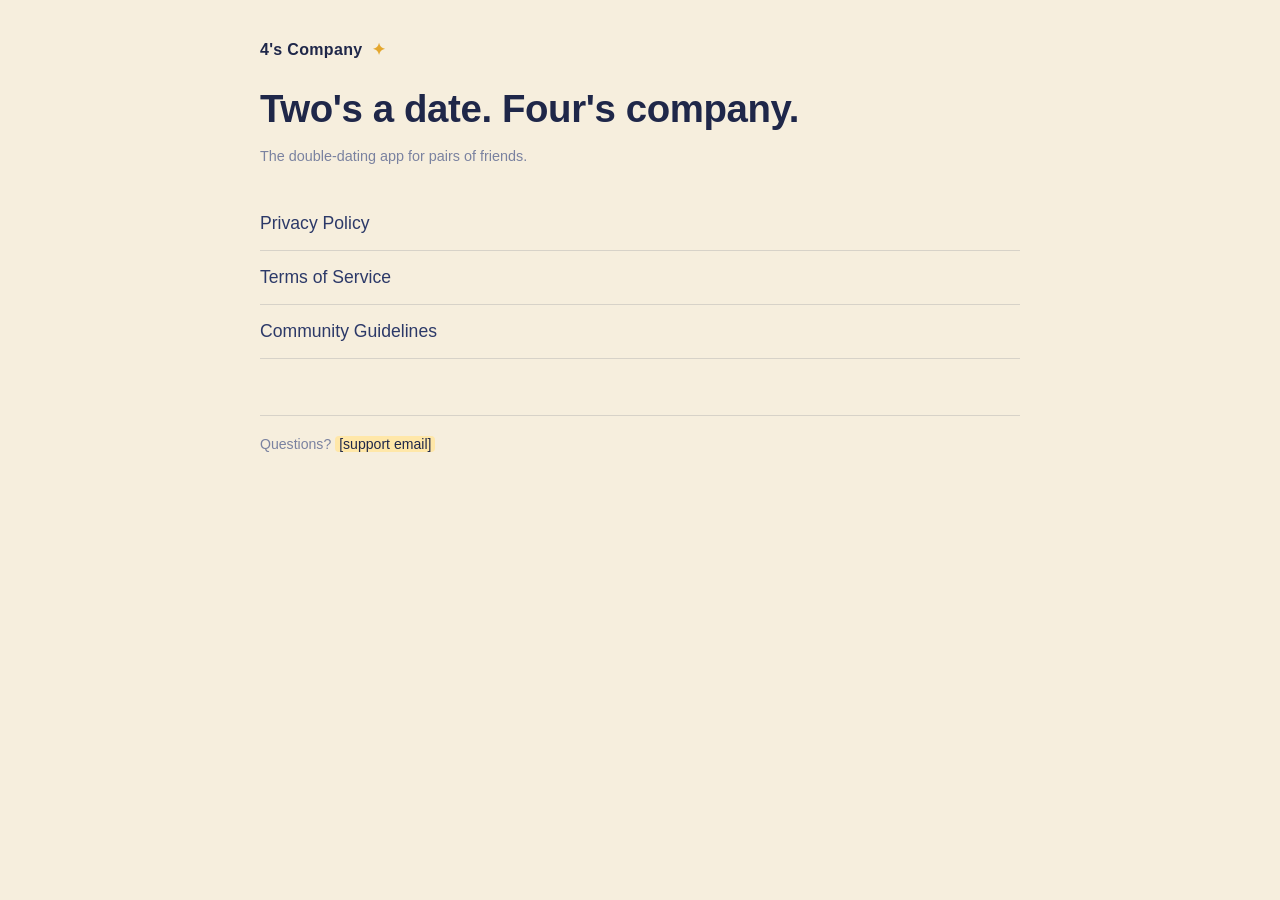
<file: index.html>
<!doctype html>
<html lang="en">
<head>
<meta charset="utf-8">
<meta name="viewport" content="width=device-width, initial-scale=1">
<title>4's Company · Legal</title>
<meta name="description" content="Privacy Policy, Terms of Service and Community Guidelines for 4's Company.">
<link rel="stylesheet" href="style.css">
</head>
<body>
<main class="wrap">
<a class="brand" href="./">4's Company<span>✦</span></a>
<h1>Two's a date. Four's company.</h1>
<p class="meta">The double-dating app for pairs of friends.</p>
<nav class="links" aria-label="Legal">
  <a href="privacy">Privacy Policy</a>
  <a href="terms">Terms of Service</a>
  <a href="terms#community-guidelines">Community Guidelines</a>
</nav>
<footer>Questions? <span class="todo">[support email]</span></footer>
</main>
</body>
</html>
</file>
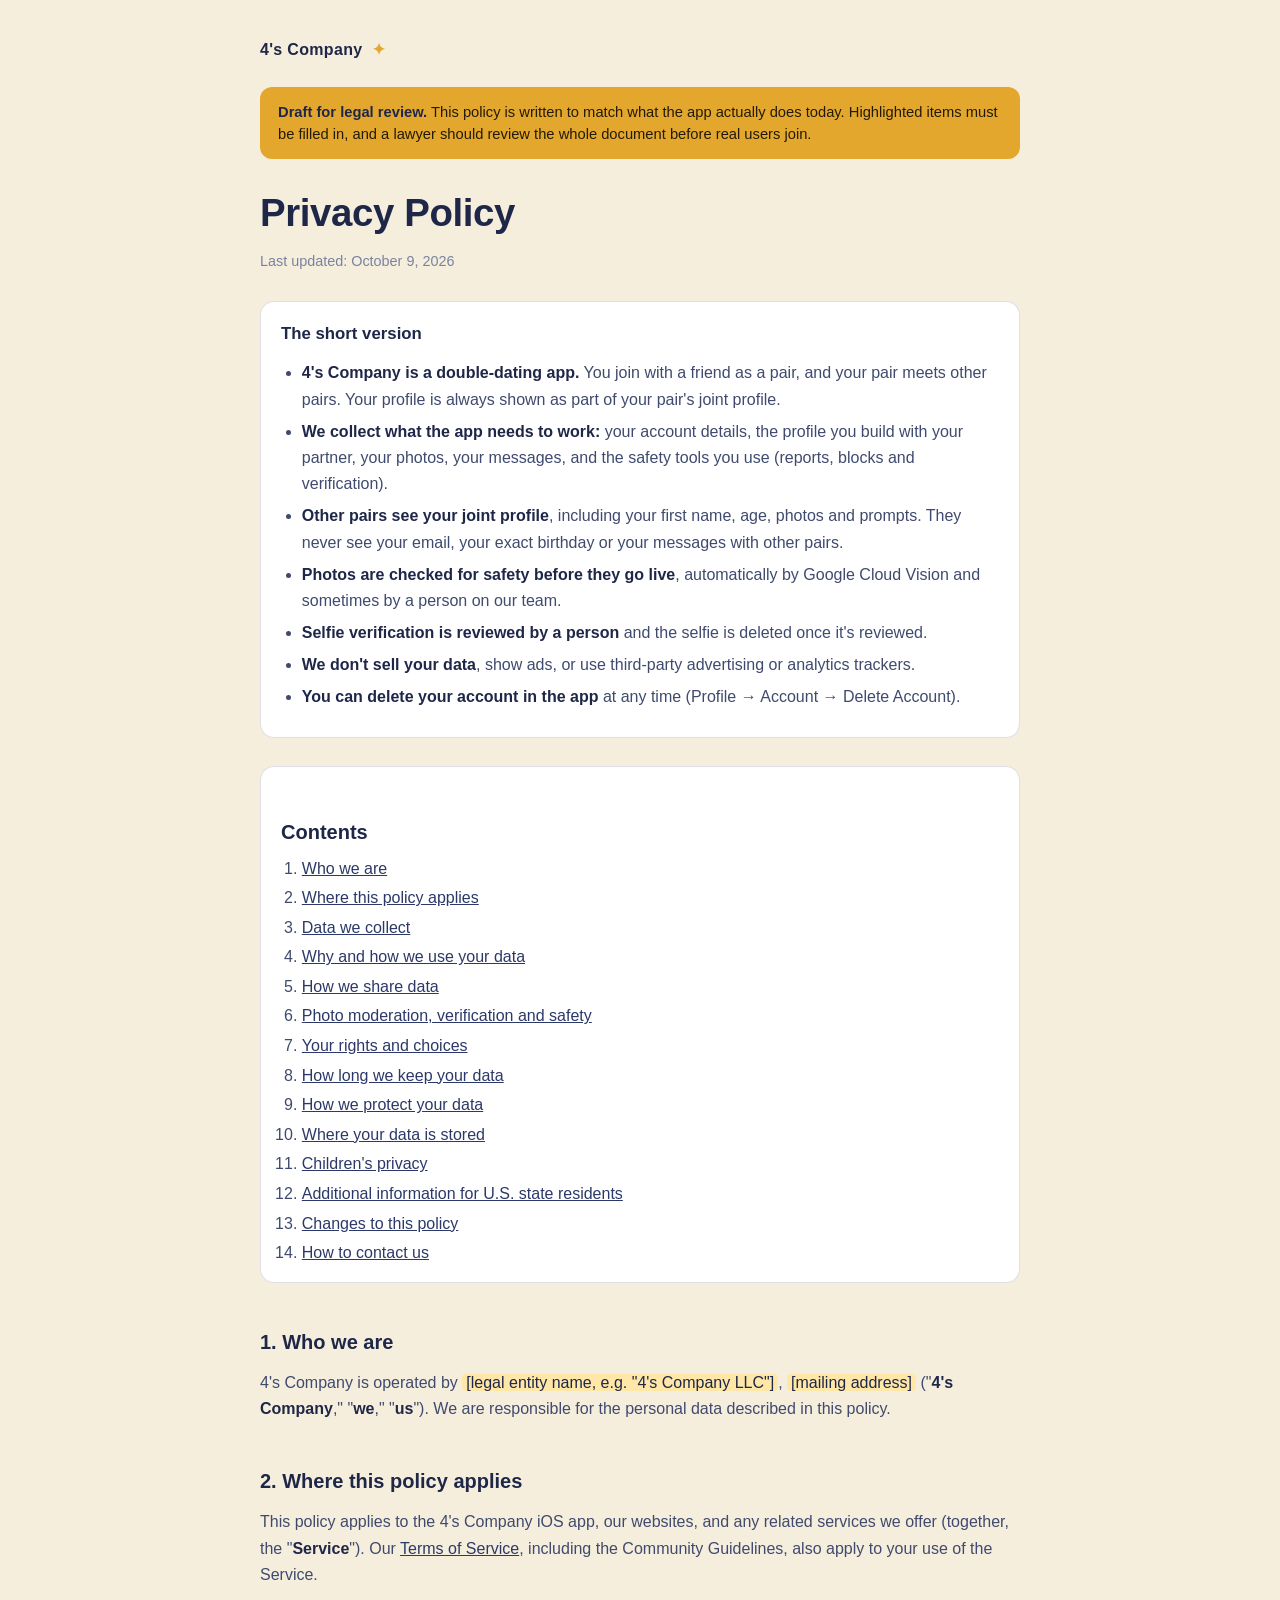
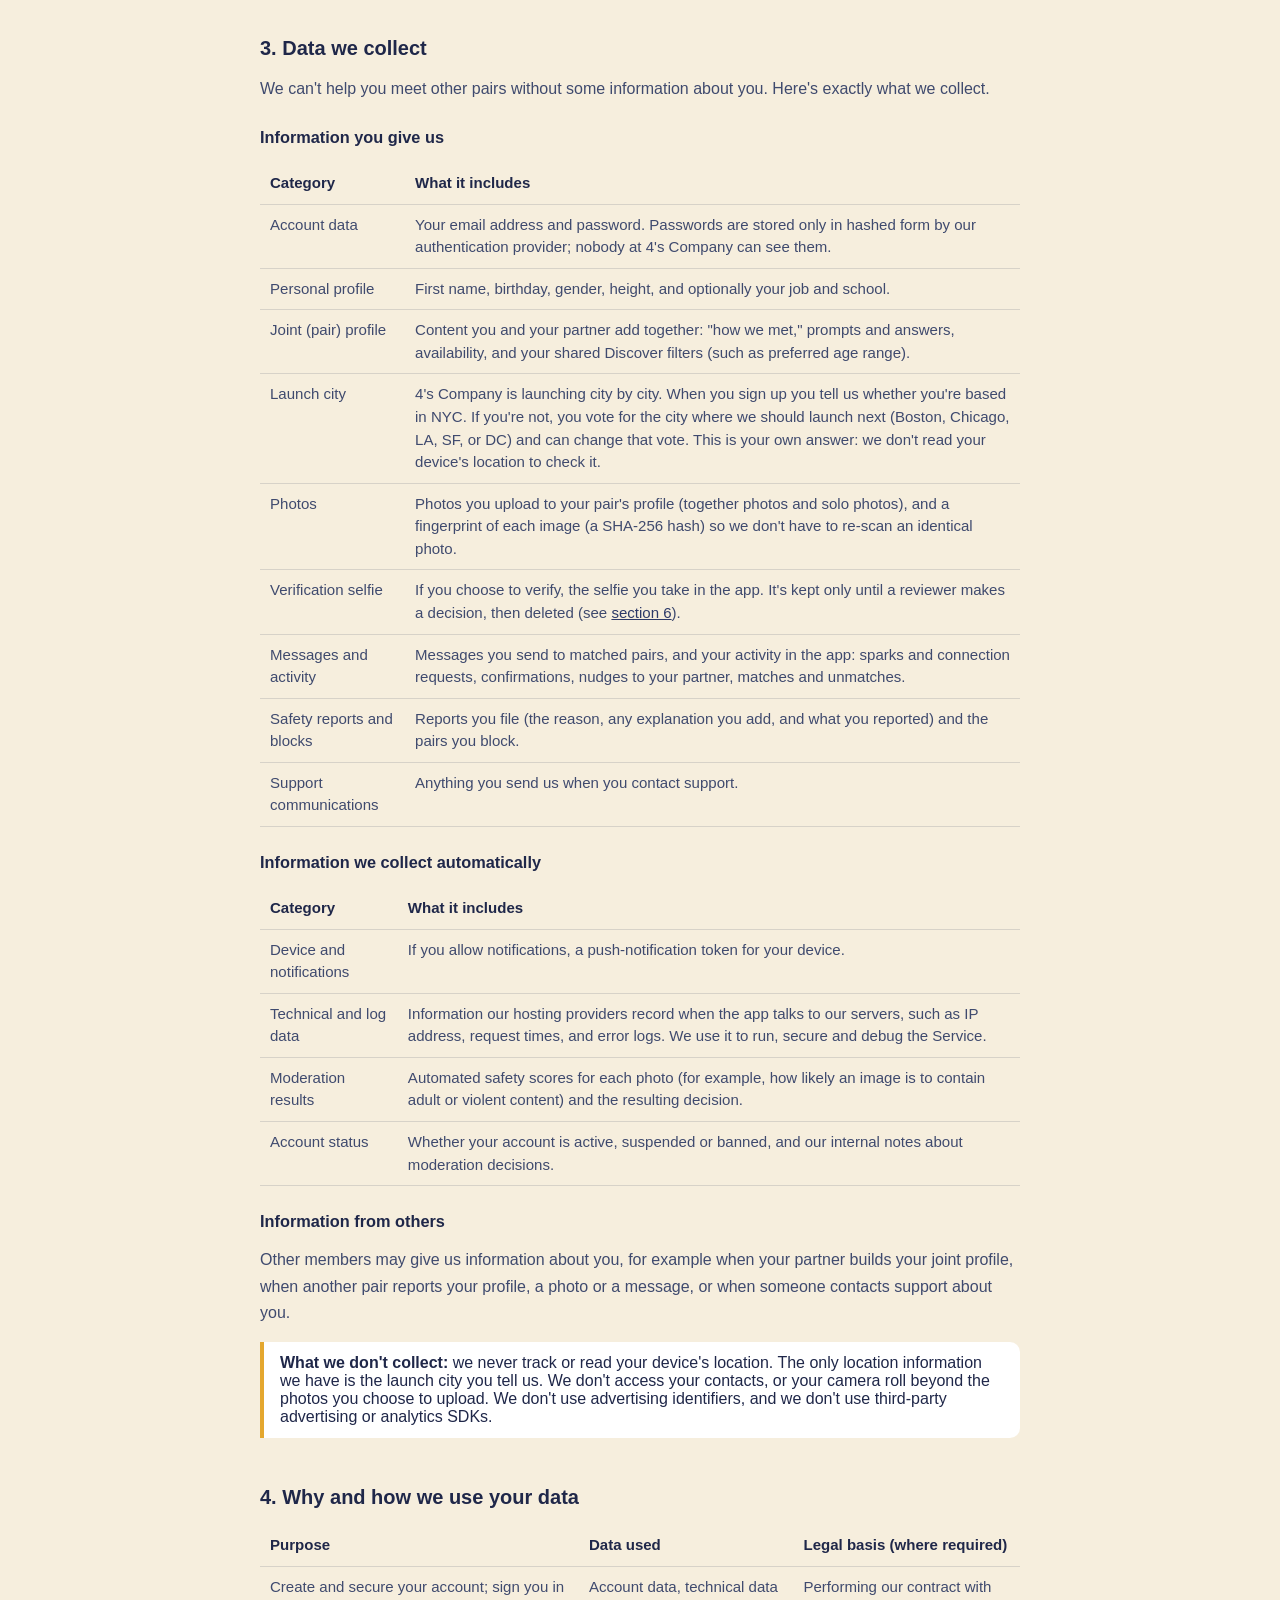
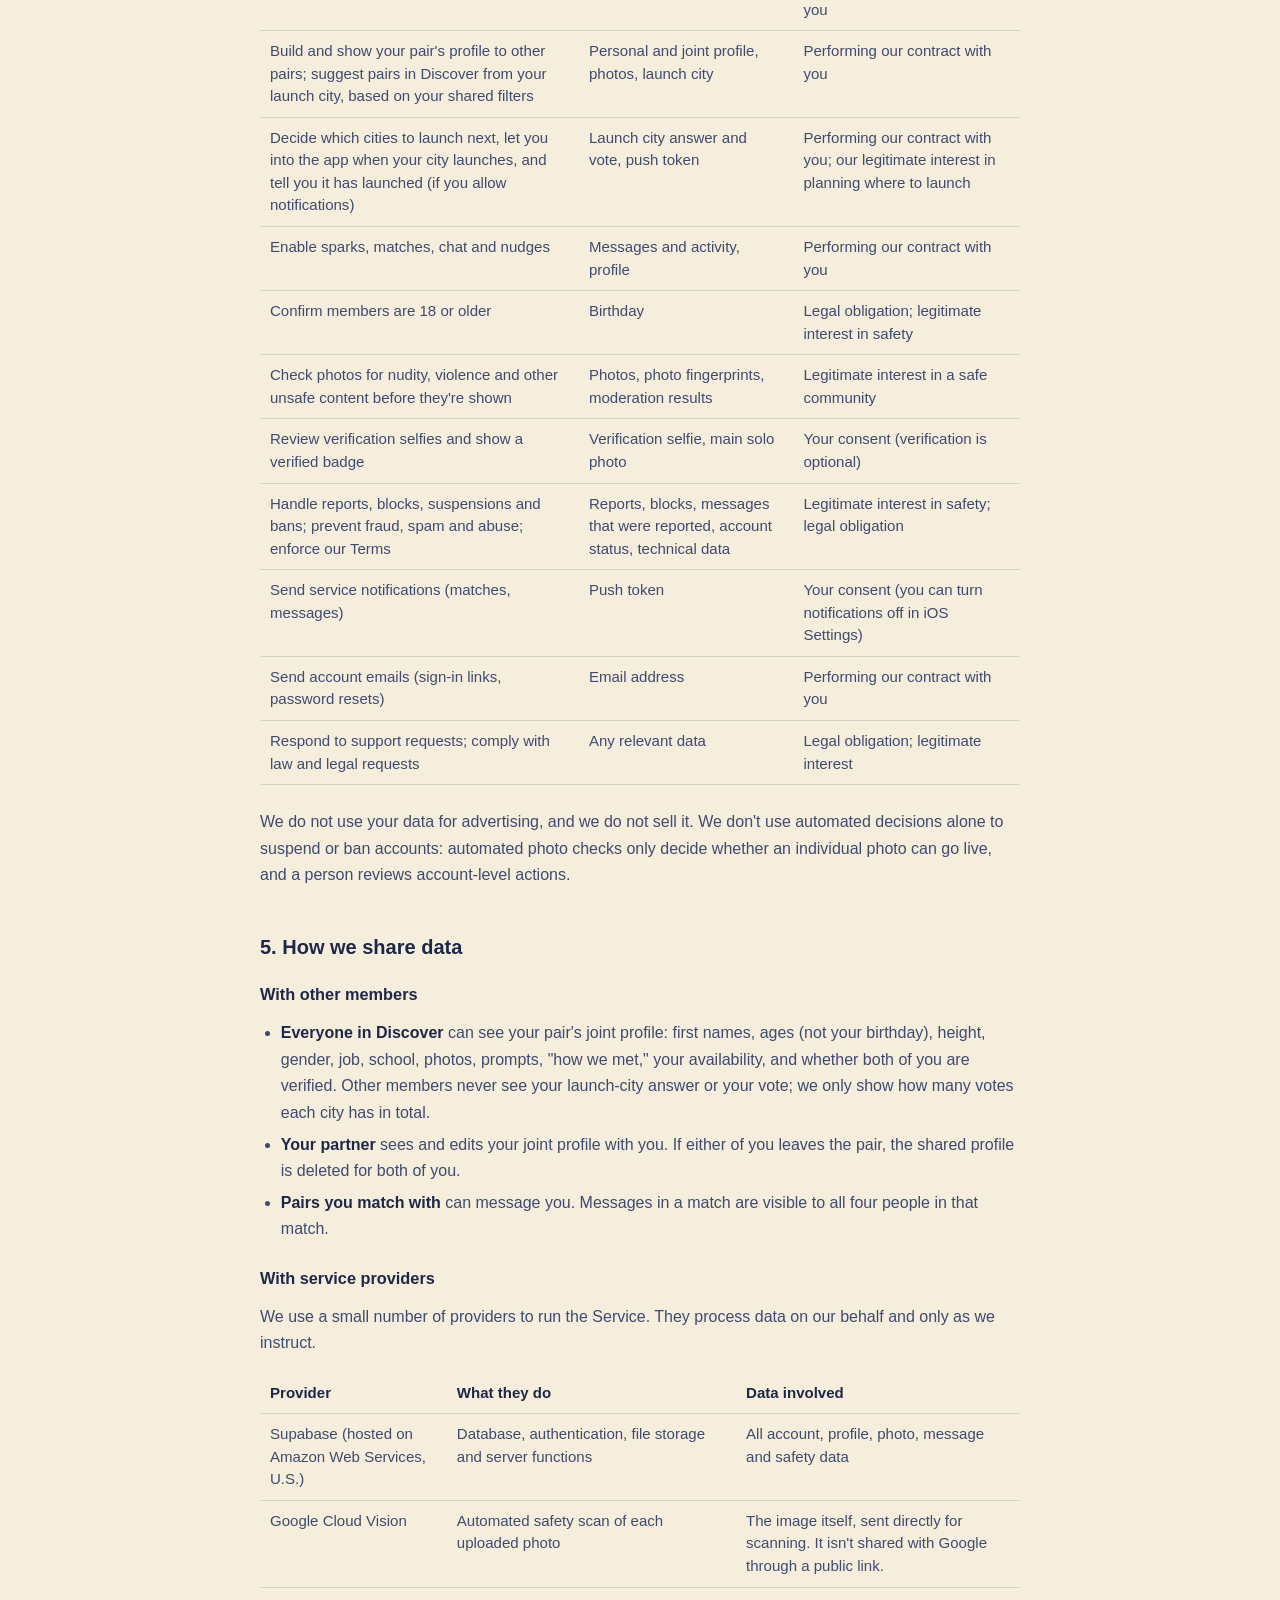
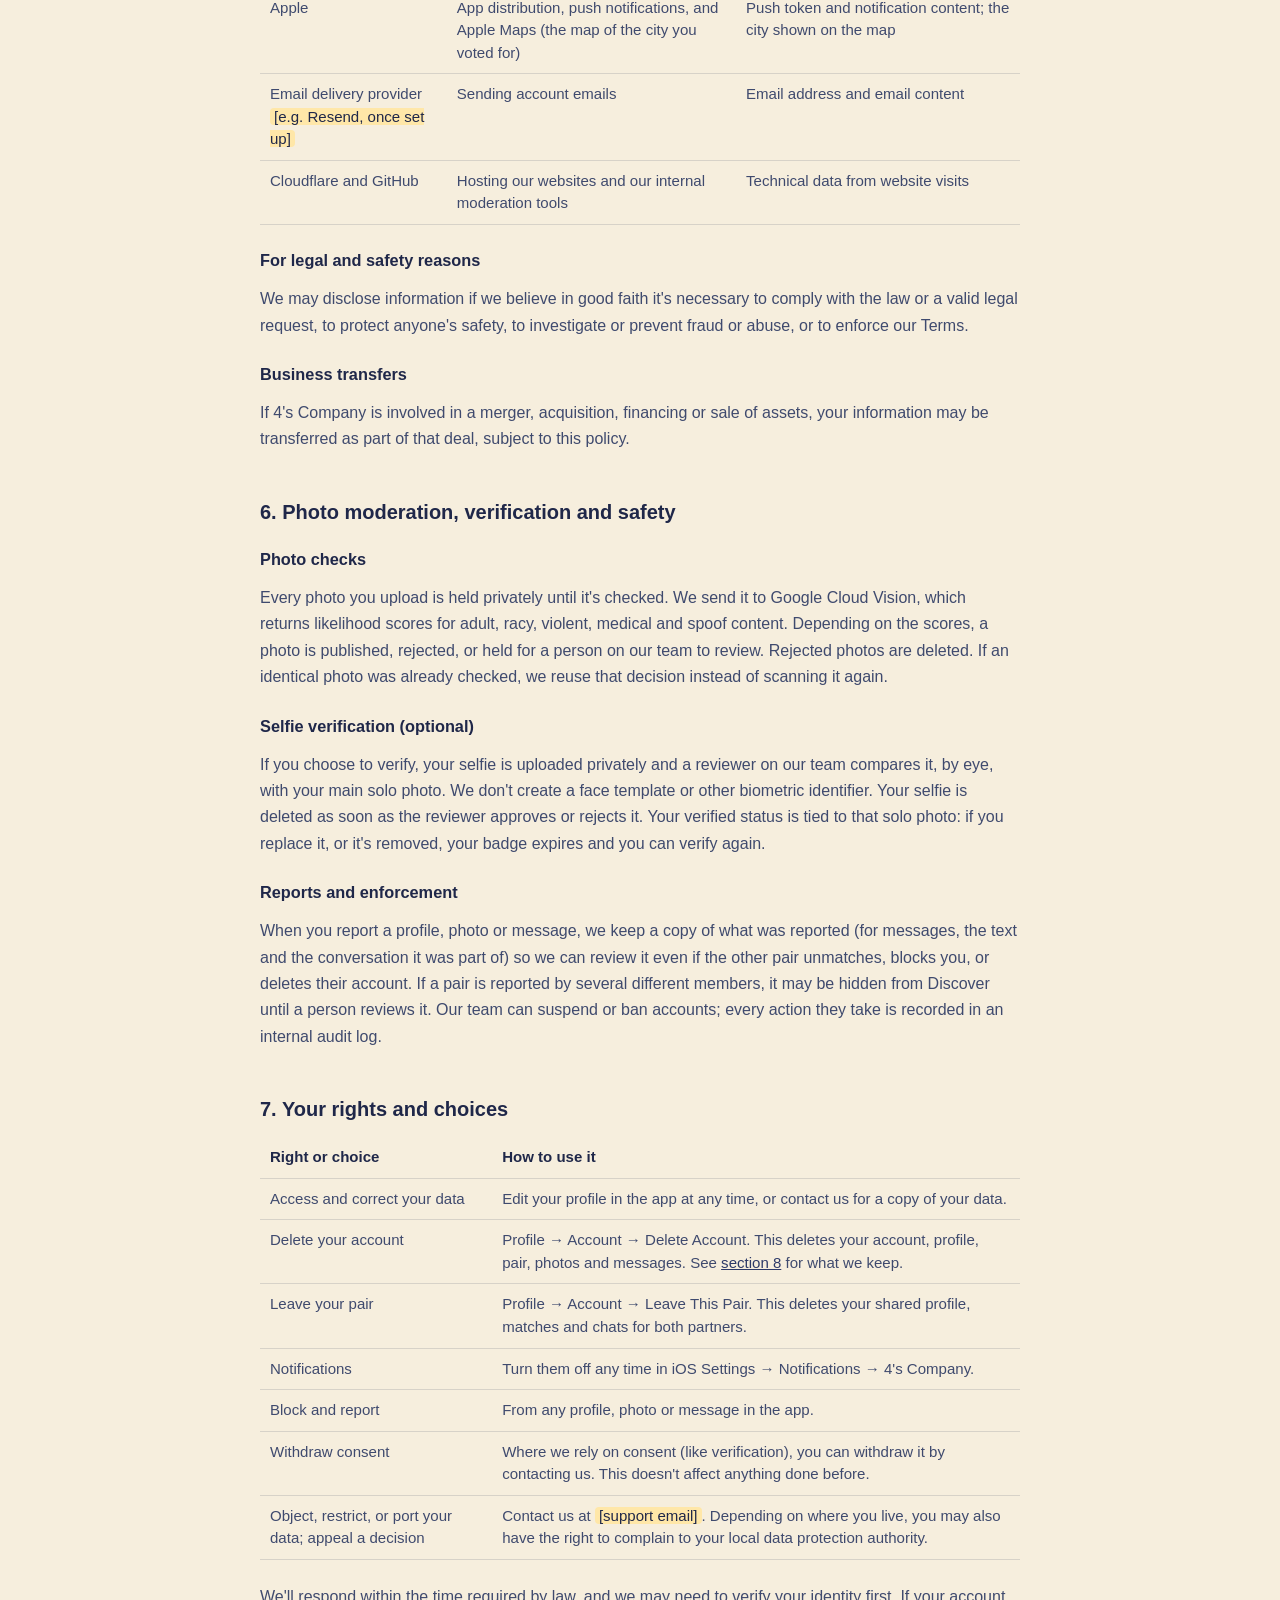
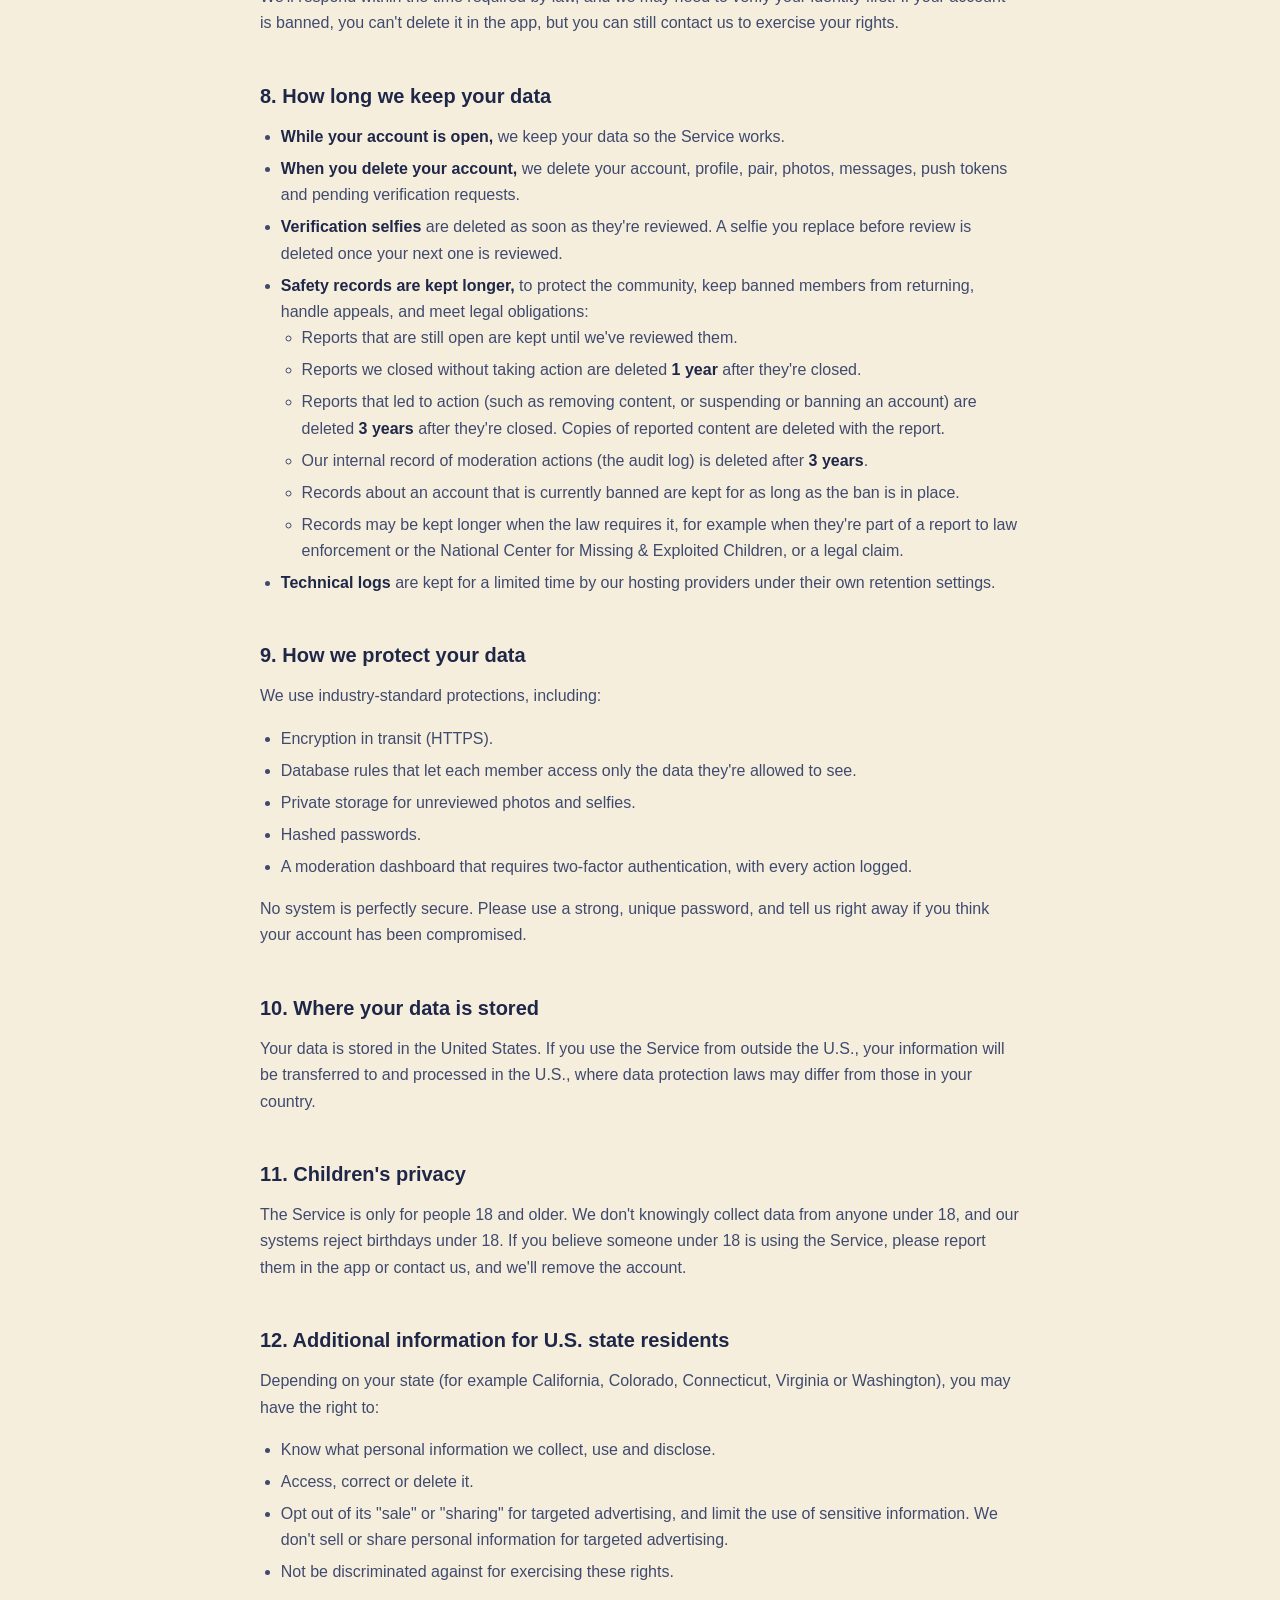
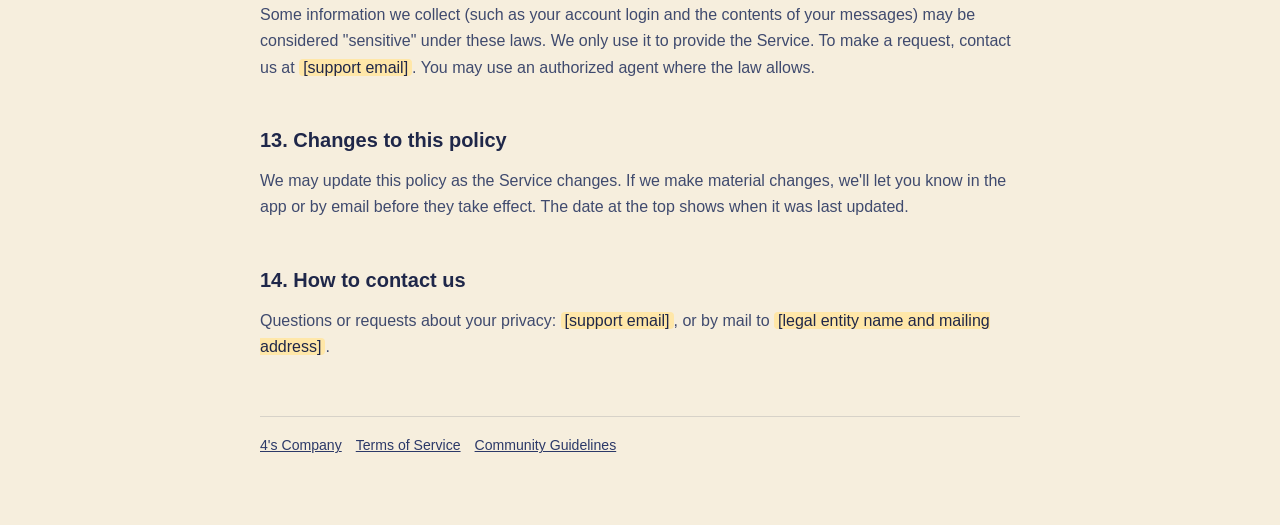
<file: privacy.html>
<!doctype html>
<html lang="en">
<head>
<meta charset="utf-8">
<meta name="viewport" content="width=device-width, initial-scale=1">
<title>Privacy Policy · 4's Company</title>
<meta name="description" content="How 4's Company collects, uses, shares and protects your information.">
<link rel="stylesheet" href="style.css">
</head>
<body>
<main class="wrap">
<a class="brand" href="./">4's Company<span>✦</span></a>

<div class="banner"><strong>Draft for legal review.</strong> This policy is written to match what the app actually does today. Highlighted items must be filled in, and a lawyer should review the whole document before real users join.</div>

<h1>Privacy Policy</h1>
<p class="meta">Last updated: October 9, 2026</p>

<section class="summary">
<h2>The short version</h2>
<ul>
  <li><strong>4's Company is a double-dating app.</strong> You join with a friend as a pair, and your pair meets other pairs. Your profile is always shown as part of your pair's joint profile.</li>
  <li><strong>We collect what the app needs to work:</strong> your account details, the profile you build with your partner, your photos, your messages, and the safety tools you use (reports, blocks and verification).</li>
  <li><strong>Other pairs see your joint profile</strong>, including your first name, age, photos and prompts. They never see your email, your exact birthday or your messages with other pairs.</li>
  <li><strong>Photos are checked for safety before they go live</strong>, automatically by Google Cloud Vision and sometimes by a person on our team.</li>
  <li><strong>Selfie verification is reviewed by a person</strong> and the selfie is deleted once it's reviewed.</li>
  <li><strong>We don't sell your data</strong>, show ads, or use third-party advertising or analytics trackers.</li>
  <li><strong>You can delete your account in the app</strong> at any time (Profile → Account → Delete Account).</li>
</ul>
</section>

<nav class="toc" aria-label="Contents">
<h2>Contents</h2>
<ol>
  <li><a href="#who-we-are">Who we are</a></li>
  <li><a href="#where-this-applies">Where this policy applies</a></li>
  <li><a href="#data-we-collect">Data we collect</a></li>
  <li><a href="#how-we-use">Why and how we use your data</a></li>
  <li><a href="#how-we-share">How we share data</a></li>
  <li><a href="#moderation-verification">Photo moderation, verification and safety</a></li>
  <li><a href="#your-rights">Your rights and choices</a></li>
  <li><a href="#retention">How long we keep your data</a></li>
  <li><a href="#security">How we protect your data</a></li>
  <li><a href="#transfers">Where your data is stored</a></li>
  <li><a href="#children">Children's privacy</a></li>
  <li><a href="#us-states">Additional information for U.S. state residents</a></li>
  <li><a href="#changes">Changes to this policy</a></li>
  <li><a href="#contact">How to contact us</a></li>
</ol>
</nav>

<h2 id="who-we-are">1. Who we are</h2>
<p>4's Company is operated by <span class="todo">[legal entity name, e.g. "4's Company LLC"]</span>, <span class="todo">[mailing address]</span> ("<strong>4's Company</strong>," "<strong>we</strong>," "<strong>us</strong>"). We are responsible for the personal data described in this policy.</p>

<h2 id="where-this-applies">2. Where this policy applies</h2>
<p>This policy applies to the 4's Company iOS app, our websites, and any related services we offer (together, the "<strong>Service</strong>"). Our <a href="terms">Terms of Service</a>, including the Community Guidelines, also apply to your use of the Service.</p>

<h2 id="data-we-collect">3. Data we collect</h2>
<p>We can't help you meet other pairs without some information about you. Here's exactly what we collect.</p>

<h3>Information you give us</h3>
<div class="table-wrap"><table>
<thead><tr><th>Category</th><th>What it includes</th></tr></thead>
<tbody>
<tr><td data-label="Category">Account data</td><td data-label="What it includes">Your email address and password. Passwords are stored only in hashed form by our authentication provider; nobody at 4's Company can see them.</td></tr>
<tr><td data-label="Category">Personal profile</td><td data-label="What it includes">First name, birthday, gender, height, and optionally your job and school.</td></tr>
<tr><td data-label="Category">Joint (pair) profile</td><td data-label="What it includes">Content you and your partner add together: "how we met," prompts and answers, availability, and your shared Discover filters (such as preferred age range).</td></tr>
<tr><td data-label="Category">Launch city</td><td data-label="What it includes">4's Company is launching city by city. When you sign up you tell us whether you're based in NYC. If you're not, you vote for the city where we should launch next (Boston, Chicago, LA, SF, or DC) and can change that vote. This is your own answer: we don't read your device's location to check it.</td></tr>
<tr><td data-label="Category">Photos</td><td data-label="What it includes">Photos you upload to your pair's profile (together photos and solo photos), and a fingerprint of each image (a SHA-256 hash) so we don't have to re-scan an identical photo.</td></tr>
<tr><td data-label="Category">Verification selfie</td><td data-label="What it includes">If you choose to verify, the selfie you take in the app. It's kept only until a reviewer makes a decision, then deleted (see <a href="#moderation-verification">section 6</a>).</td></tr>
<tr><td data-label="Category">Messages and activity</td><td data-label="What it includes">Messages you send to matched pairs, and your activity in the app: sparks and connection requests, confirmations, nudges to your partner, matches and unmatches.</td></tr>
<tr><td data-label="Category">Safety reports and blocks</td><td data-label="What it includes">Reports you file (the reason, any explanation you add, and what you reported) and the pairs you block.</td></tr>
<tr><td data-label="Category">Support communications</td><td data-label="What it includes">Anything you send us when you contact support.</td></tr>
</tbody></table></div>

<h3>Information we collect automatically</h3>
<div class="table-wrap"><table>
<thead><tr><th>Category</th><th>What it includes</th></tr></thead>
<tbody>
<tr><td data-label="Category">Device and notifications</td><td data-label="What it includes">If you allow notifications, a push-notification token for your device.</td></tr>
<tr><td data-label="Category">Technical and log data</td><td data-label="What it includes">Information our hosting providers record when the app talks to our servers, such as IP address, request times, and error logs. We use it to run, secure and debug the Service.</td></tr>
<tr><td data-label="Category">Moderation results</td><td data-label="What it includes">Automated safety scores for each photo (for example, how likely an image is to contain adult or violent content) and the resulting decision.</td></tr>
<tr><td data-label="Category">Account status</td><td data-label="What it includes">Whether your account is active, suspended or banned, and our internal notes about moderation decisions.</td></tr>
</tbody></table></div>

<h3>Information from others</h3>
<p>Other members may give us information about you, for example when your partner builds your joint profile, when another pair reports your profile, a photo or a message, or when someone contacts support about you.</p>

<div class="callout"><strong>What we don't collect:</strong> we never track or read your device's location. The only location information we have is the launch city you tell us. We don't access your contacts, or your camera roll beyond the photos you choose to upload. We don't use advertising identifiers, and we don't use third-party advertising or analytics SDKs.</div>

<h2 id="how-we-use">4. Why and how we use your data</h2>
<div class="table-wrap"><table>
<thead><tr><th>Purpose</th><th>Data used</th><th>Legal basis (where required)</th></tr></thead>
<tbody>
<tr><td data-label="Purpose">Create and secure your account; sign you in</td><td data-label="Data used">Account data, technical data</td><td data-label="Legal basis (where required)">Performing our contract with you</td></tr>
<tr><td data-label="Purpose">Build and show your pair's profile to other pairs; suggest pairs in Discover from your launch city, based on your shared filters</td><td data-label="Data used">Personal and joint profile, photos, launch city</td><td data-label="Legal basis (where required)">Performing our contract with you</td></tr>
<tr><td data-label="Purpose">Decide which cities to launch next, let you into the app when your city launches, and tell you it has launched (if you allow notifications)</td><td data-label="Data used">Launch city answer and vote, push token</td><td data-label="Legal basis (where required)">Performing our contract with you; our legitimate interest in planning where to launch</td></tr>
<tr><td data-label="Purpose">Enable sparks, matches, chat and nudges</td><td data-label="Data used">Messages and activity, profile</td><td data-label="Legal basis (where required)">Performing our contract with you</td></tr>
<tr><td data-label="Purpose">Confirm members are 18 or older</td><td data-label="Data used">Birthday</td><td data-label="Legal basis (where required)">Legal obligation; legitimate interest in safety</td></tr>
<tr><td data-label="Purpose">Check photos for nudity, violence and other unsafe content before they're shown</td><td data-label="Data used">Photos, photo fingerprints, moderation results</td><td data-label="Legal basis (where required)">Legitimate interest in a safe community</td></tr>
<tr><td data-label="Purpose">Review verification selfies and show a verified badge</td><td data-label="Data used">Verification selfie, main solo photo</td><td data-label="Legal basis (where required)">Your consent (verification is optional)</td></tr>
<tr><td data-label="Purpose">Handle reports, blocks, suspensions and bans; prevent fraud, spam and abuse; enforce our Terms</td><td data-label="Data used">Reports, blocks, messages that were reported, account status, technical data</td><td data-label="Legal basis (where required)">Legitimate interest in safety; legal obligation</td></tr>
<tr><td data-label="Purpose">Send service notifications (matches, messages)</td><td data-label="Data used">Push token</td><td data-label="Legal basis (where required)">Your consent (you can turn notifications off in iOS Settings)</td></tr>
<tr><td data-label="Purpose">Send account emails (sign-in links, password resets)</td><td data-label="Data used">Email address</td><td data-label="Legal basis (where required)">Performing our contract with you</td></tr>
<tr><td data-label="Purpose">Respond to support requests; comply with law and legal requests</td><td data-label="Data used">Any relevant data</td><td data-label="Legal basis (where required)">Legal obligation; legitimate interest</td></tr>
</tbody></table></div>
<p>We do not use your data for advertising, and we do not sell it. We don't use automated decisions alone to suspend or ban accounts: automated photo checks only decide whether an individual photo can go live, and a person reviews account-level actions.</p>

<h2 id="how-we-share">5. How we share data</h2>
<h3>With other members</h3>
<ul>
  <li><strong>Everyone in Discover</strong> can see your pair's joint profile: first names, ages (not your birthday), height, gender, job, school, photos, prompts, "how we met," your availability, and whether both of you are verified. Other members never see your launch-city answer or your vote; we only show how many votes each city has in total.</li>
  <li><strong>Your partner</strong> sees and edits your joint profile with you. If either of you leaves the pair, the shared profile is deleted for both of you.</li>
  <li><strong>Pairs you match with</strong> can message you. Messages in a match are visible to all four people in that match.</li>
</ul>
<h3>With service providers</h3>
<p>We use a small number of providers to run the Service. They process data on our behalf and only as we instruct.</p>
<div class="table-wrap"><table>
<thead><tr><th>Provider</th><th>What they do</th><th>Data involved</th></tr></thead>
<tbody>
<tr><td data-label="Provider">Supabase (hosted on Amazon Web Services, U.S.)</td><td data-label="What they do">Database, authentication, file storage and server functions</td><td data-label="Data involved">All account, profile, photo, message and safety data</td></tr>
<tr><td data-label="Provider">Google Cloud Vision</td><td data-label="What they do">Automated safety scan of each uploaded photo</td><td data-label="Data involved">The image itself, sent directly for scanning. It isn't shared with Google through a public link.</td></tr>
<tr><td data-label="Provider">Apple</td><td data-label="What they do">App distribution, push notifications, and Apple Maps (the map of the city you voted for)</td><td data-label="Data involved">Push token and notification content; the city shown on the map</td></tr>
<tr><td data-label="Provider">Email delivery provider <span class="todo">[e.g. Resend, once set up]</span></td><td data-label="What they do">Sending account emails</td><td data-label="Data involved">Email address and email content</td></tr>
<tr><td data-label="Provider">Cloudflare and GitHub</td><td data-label="What they do">Hosting our websites and our internal moderation tools</td><td data-label="Data involved">Technical data from website visits</td></tr>
</tbody></table></div>
<h3>For legal and safety reasons</h3>
<p>We may disclose information if we believe in good faith it's necessary to comply with the law or a valid legal request, to protect anyone's safety, to investigate or prevent fraud or abuse, or to enforce our Terms.</p>
<h3>Business transfers</h3>
<p>If 4's Company is involved in a merger, acquisition, financing or sale of assets, your information may be transferred as part of that deal, subject to this policy.</p>

<h2 id="moderation-verification">6. Photo moderation, verification and safety</h2>
<h3>Photo checks</h3>
<p>Every photo you upload is held privately until it's checked. We send it to Google Cloud Vision, which returns likelihood scores for adult, racy, violent, medical and spoof content. Depending on the scores, a photo is published, rejected, or held for a person on our team to review. Rejected photos are deleted. If an identical photo was already checked, we reuse that decision instead of scanning it again.</p>
<h3>Selfie verification (optional)</h3>
<p>If you choose to verify, your selfie is uploaded privately and a reviewer on our team compares it, by eye, with your main solo photo. We don't create a face template or other biometric identifier. Your selfie is deleted as soon as the reviewer approves or rejects it. Your verified status is tied to that solo photo: if you replace it, or it's removed, your badge expires and you can verify again.</p>
<h3>Reports and enforcement</h3>
<p>When you report a profile, photo or message, we keep a copy of what was reported (for messages, the text and the conversation it was part of) so we can review it even if the other pair unmatches, blocks you, or deletes their account. If a pair is reported by several different members, it may be hidden from Discover until a person reviews it. Our team can suspend or ban accounts; every action they take is recorded in an internal audit log.</p>

<h2 id="your-rights">7. Your rights and choices</h2>
<div class="table-wrap"><table>
<thead><tr><th>Right or choice</th><th>How to use it</th></tr></thead>
<tbody>
<tr><td data-label="Right or choice">Access and correct your data</td><td data-label="How to use it">Edit your profile in the app at any time, or contact us for a copy of your data.</td></tr>
<tr><td data-label="Right or choice">Delete your account</td><td data-label="How to use it">Profile → Account → Delete Account. This deletes your account, profile, pair, photos and messages. See <a href="#retention">section 8</a> for what we keep.</td></tr>
<tr><td data-label="Right or choice">Leave your pair</td><td data-label="How to use it">Profile → Account → Leave This Pair. This deletes your shared profile, matches and chats for both partners.</td></tr>
<tr><td data-label="Right or choice">Notifications</td><td data-label="How to use it">Turn them off any time in iOS Settings → Notifications → 4's Company.</td></tr>
<tr><td data-label="Right or choice">Block and report</td><td data-label="How to use it">From any profile, photo or message in the app.</td></tr>
<tr><td data-label="Right or choice">Withdraw consent</td><td data-label="How to use it">Where we rely on consent (like verification), you can withdraw it by contacting us. This doesn't affect anything done before.</td></tr>
<tr><td data-label="Right or choice">Object, restrict, or port your data; appeal a decision</td><td data-label="How to use it">Contact us at <span class="todo">[support email]</span>. Depending on where you live, you may also have the right to complain to your local data protection authority.</td></tr>
</tbody></table></div>
<p>We'll respond within the time required by law, and we may need to verify your identity first. If your account is banned, you can't delete it in the app, but you can still contact us to exercise your rights.</p>

<h2 id="retention">8. How long we keep your data</h2>
<ul>
  <li><strong>While your account is open,</strong> we keep your data so the Service works.</li>
  <li><strong>When you delete your account,</strong> we delete your account, profile, pair, photos, messages, push tokens and pending verification requests.</li>
  <li><strong>Verification selfies</strong> are deleted as soon as they're reviewed. A selfie you replace before review is deleted once your next one is reviewed.</li>
  <li><strong>Safety records are kept longer,</strong> to protect the community, keep banned members from returning, handle appeals, and meet legal obligations:
    <ul>
      <li>Reports that are still open are kept until we've reviewed them.</li>
      <li>Reports we closed without taking action are deleted <strong>1 year</strong> after they're closed.</li>
      <li>Reports that led to action (such as removing content, or suspending or banning an account) are deleted <strong>3 years</strong> after they're closed. Copies of reported content are deleted with the report.</li>
      <li>Our internal record of moderation actions (the audit log) is deleted after <strong>3 years</strong>.</li>
      <li>Records about an account that is currently banned are kept for as long as the ban is in place.</li>
      <li>Records may be kept longer when the law requires it, for example when they're part of a report to law enforcement or the National Center for Missing &amp; Exploited Children, or a legal claim.</li>
    </ul>
  </li>
  <li><strong>Technical logs</strong> are kept for a limited time by our hosting providers under their own retention settings.</li>
</ul>

<h2 id="security">9. How we protect your data</h2>
<p>We use industry-standard protections, including:</p>
<ul>
  <li>Encryption in transit (HTTPS).</li>
  <li>Database rules that let each member access only the data they're allowed to see.</li>
  <li>Private storage for unreviewed photos and selfies.</li>
  <li>Hashed passwords.</li>
  <li>A moderation dashboard that requires two-factor authentication, with every action logged.</li>
</ul>
<p>No system is perfectly secure. Please use a strong, unique password, and tell us right away if you think your account has been compromised.</p>

<h2 id="transfers">10. Where your data is stored</h2>
<p>Your data is stored in the United States. If you use the Service from outside the U.S., your information will be transferred to and processed in the U.S., where data protection laws may differ from those in your country.</p>

<h2 id="children">11. Children's privacy</h2>
<p>The Service is only for people 18 and older. We don't knowingly collect data from anyone under 18, and our systems reject birthdays under 18. If you believe someone under 18 is using the Service, please report them in the app or contact us, and we'll remove the account.</p>

<h2 id="us-states">12. Additional information for U.S. state residents</h2>
<p>Depending on your state (for example California, Colorado, Connecticut, Virginia or Washington), you may have the right to:</p>
<ul>
  <li>Know what personal information we collect, use and disclose.</li>
  <li>Access, correct or delete it.</li>
  <li>Opt out of its "sale" or "sharing" for targeted advertising, and limit the use of sensitive information. We don't sell or share personal information for targeted advertising.</li>
  <li>Not be discriminated against for exercising these rights.</li>
</ul>
<p>Some information we collect (such as your account login and the contents of your messages) may be considered "sensitive" under these laws. We only use it to provide the Service. To make a request, contact us at <span class="todo">[support email]</span>. You may use an authorized agent where the law allows.</p>

<h2 id="changes">13. Changes to this policy</h2>
<p>We may update this policy as the Service changes. If we make material changes, we'll let you know in the app or by email before they take effect. The date at the top shows when it was last updated.</p>

<h2 id="contact">14. How to contact us</h2>
<p>Questions or requests about your privacy: <span class="todo">[support email]</span>, or by mail to <span class="todo">[legal entity name and mailing address]</span>.</p>

<footer>
  <a href="./">4's Company</a><a href="terms">Terms of Service</a><a href="terms#community-guidelines">Community Guidelines</a>
</footer>
</main>
</body>
</html>
</file>
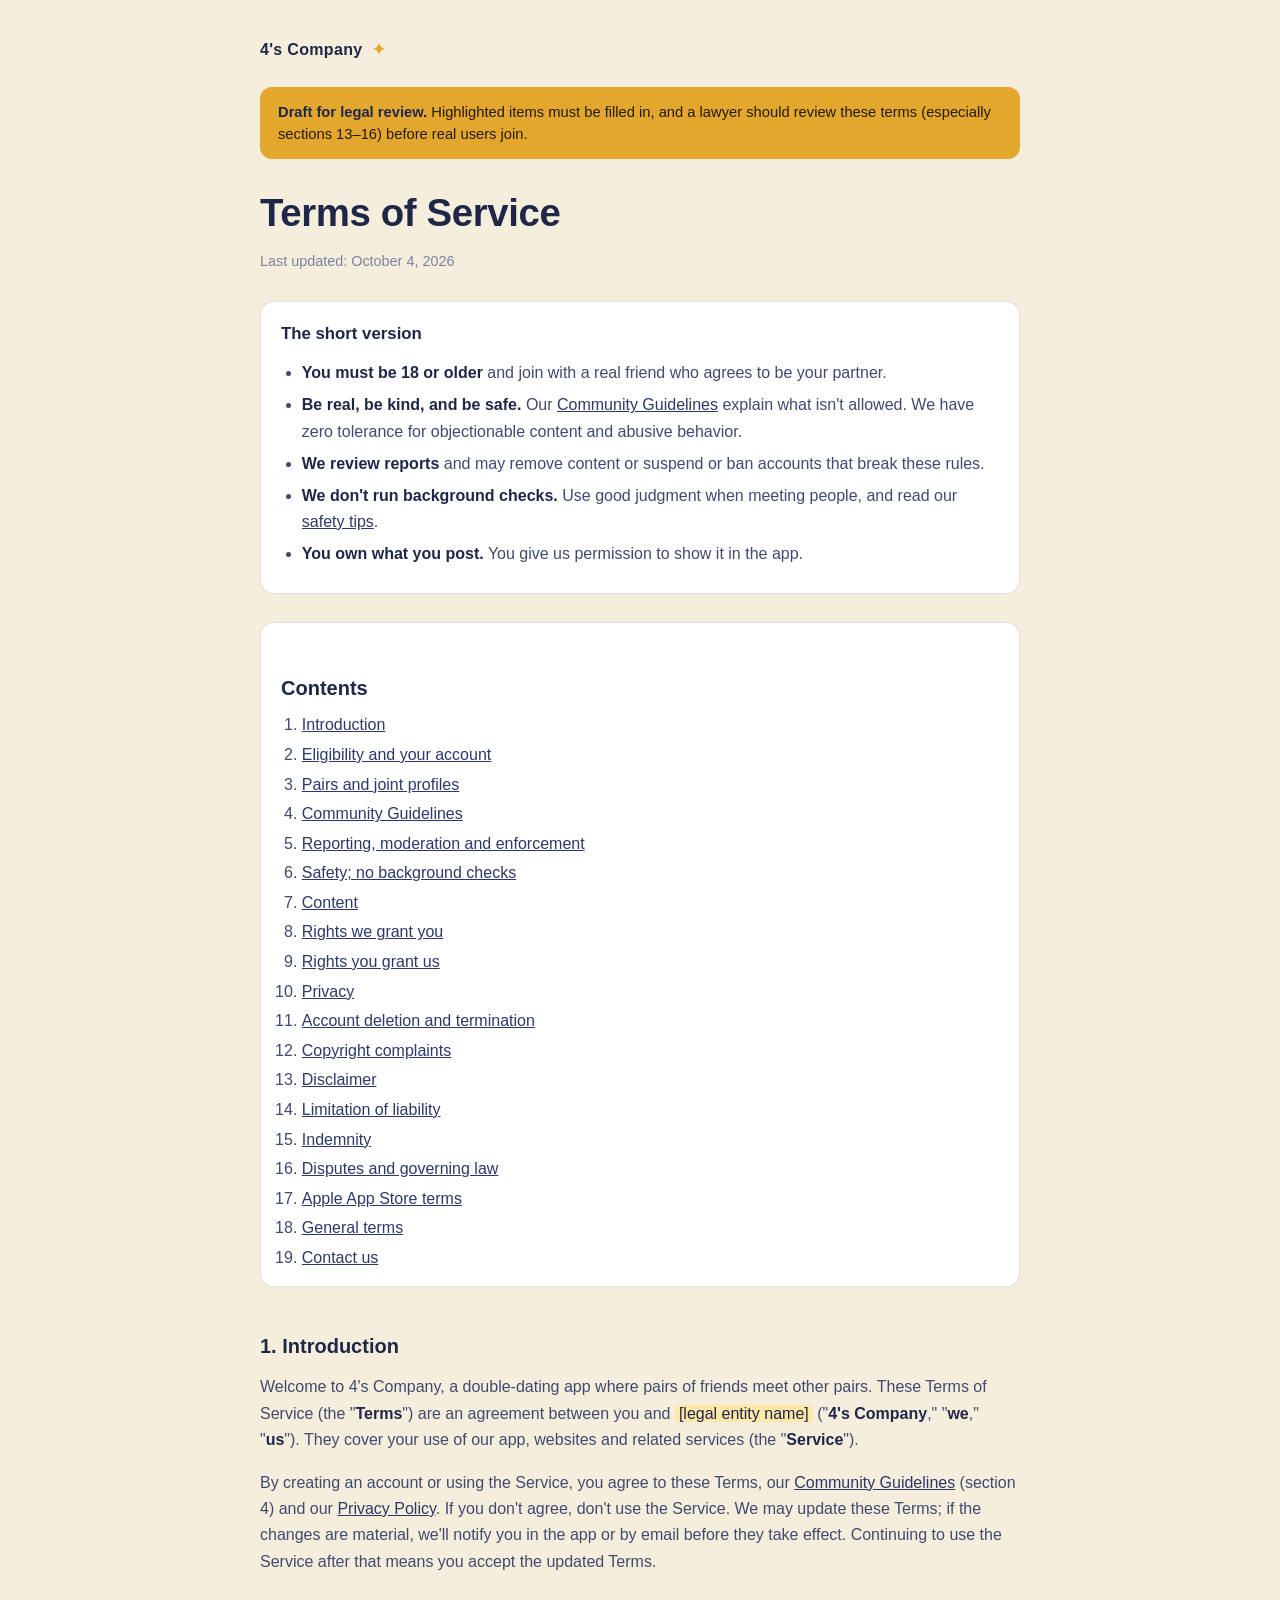
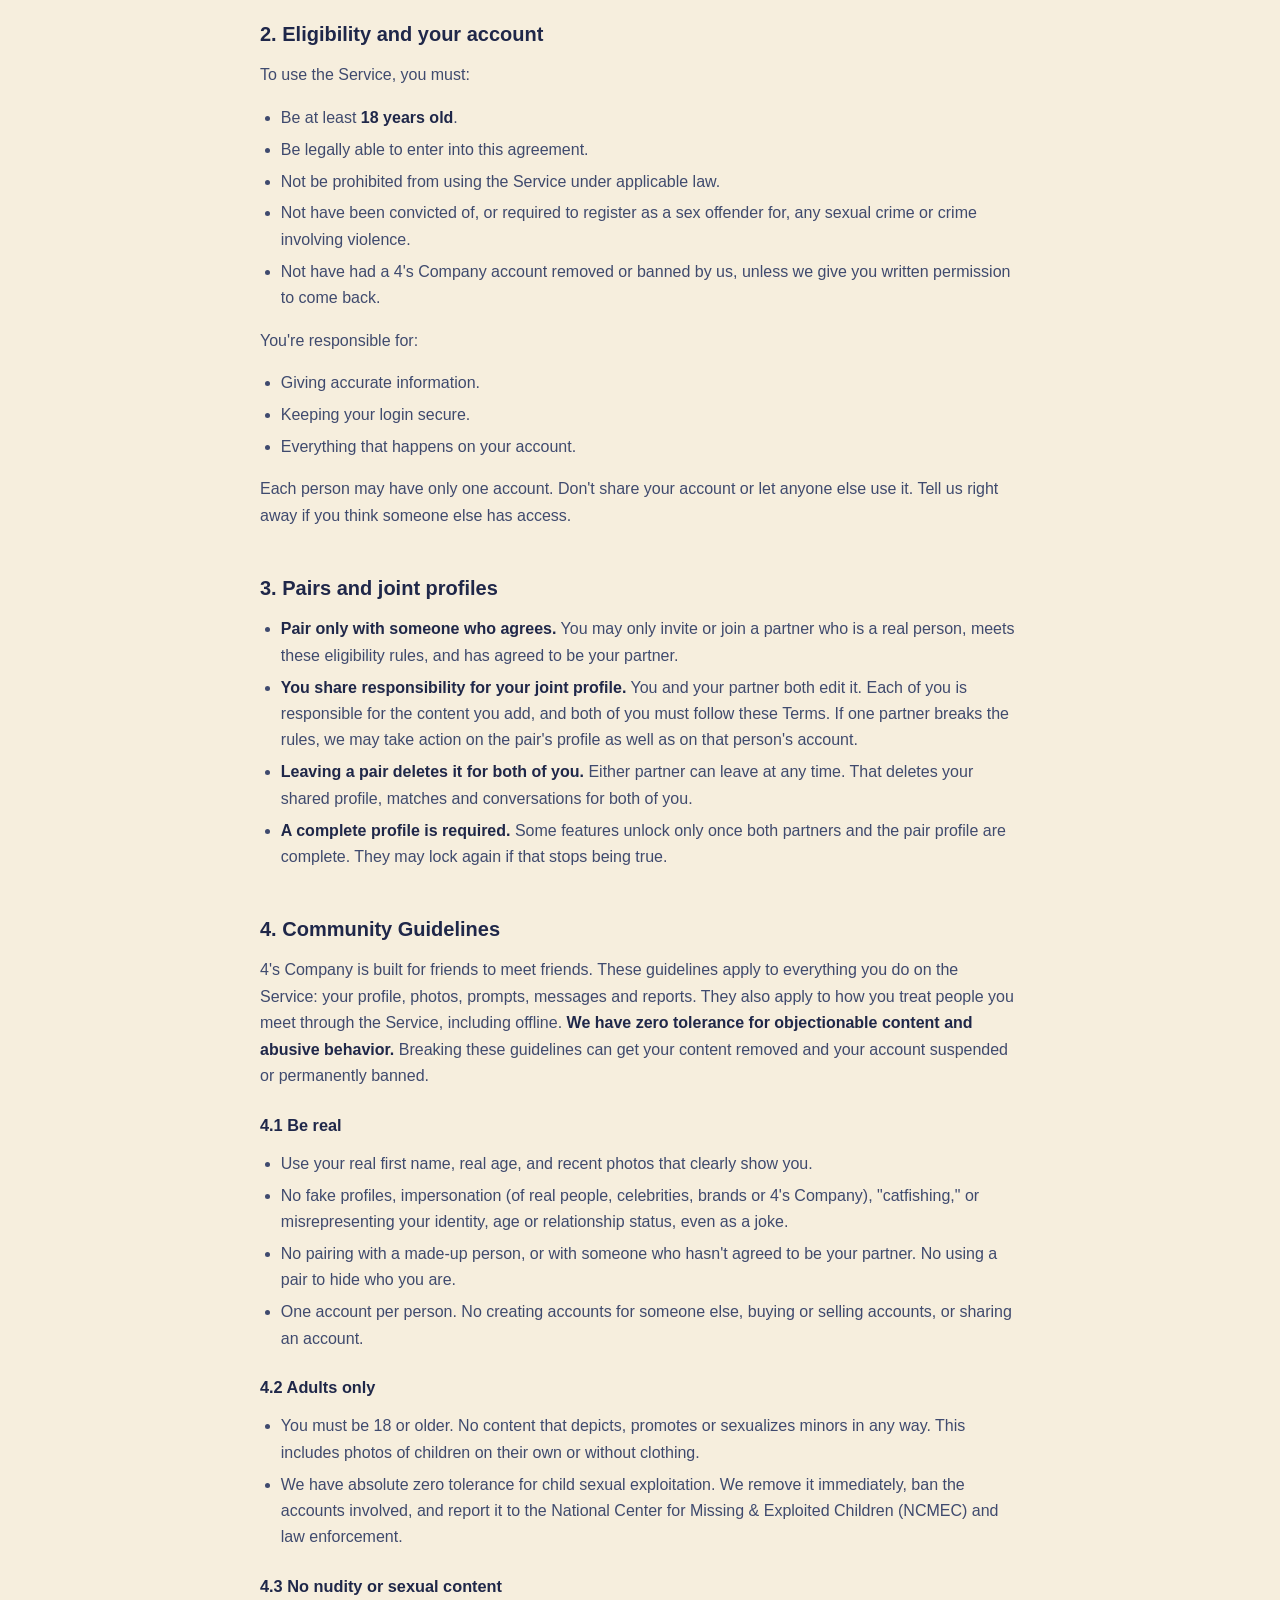
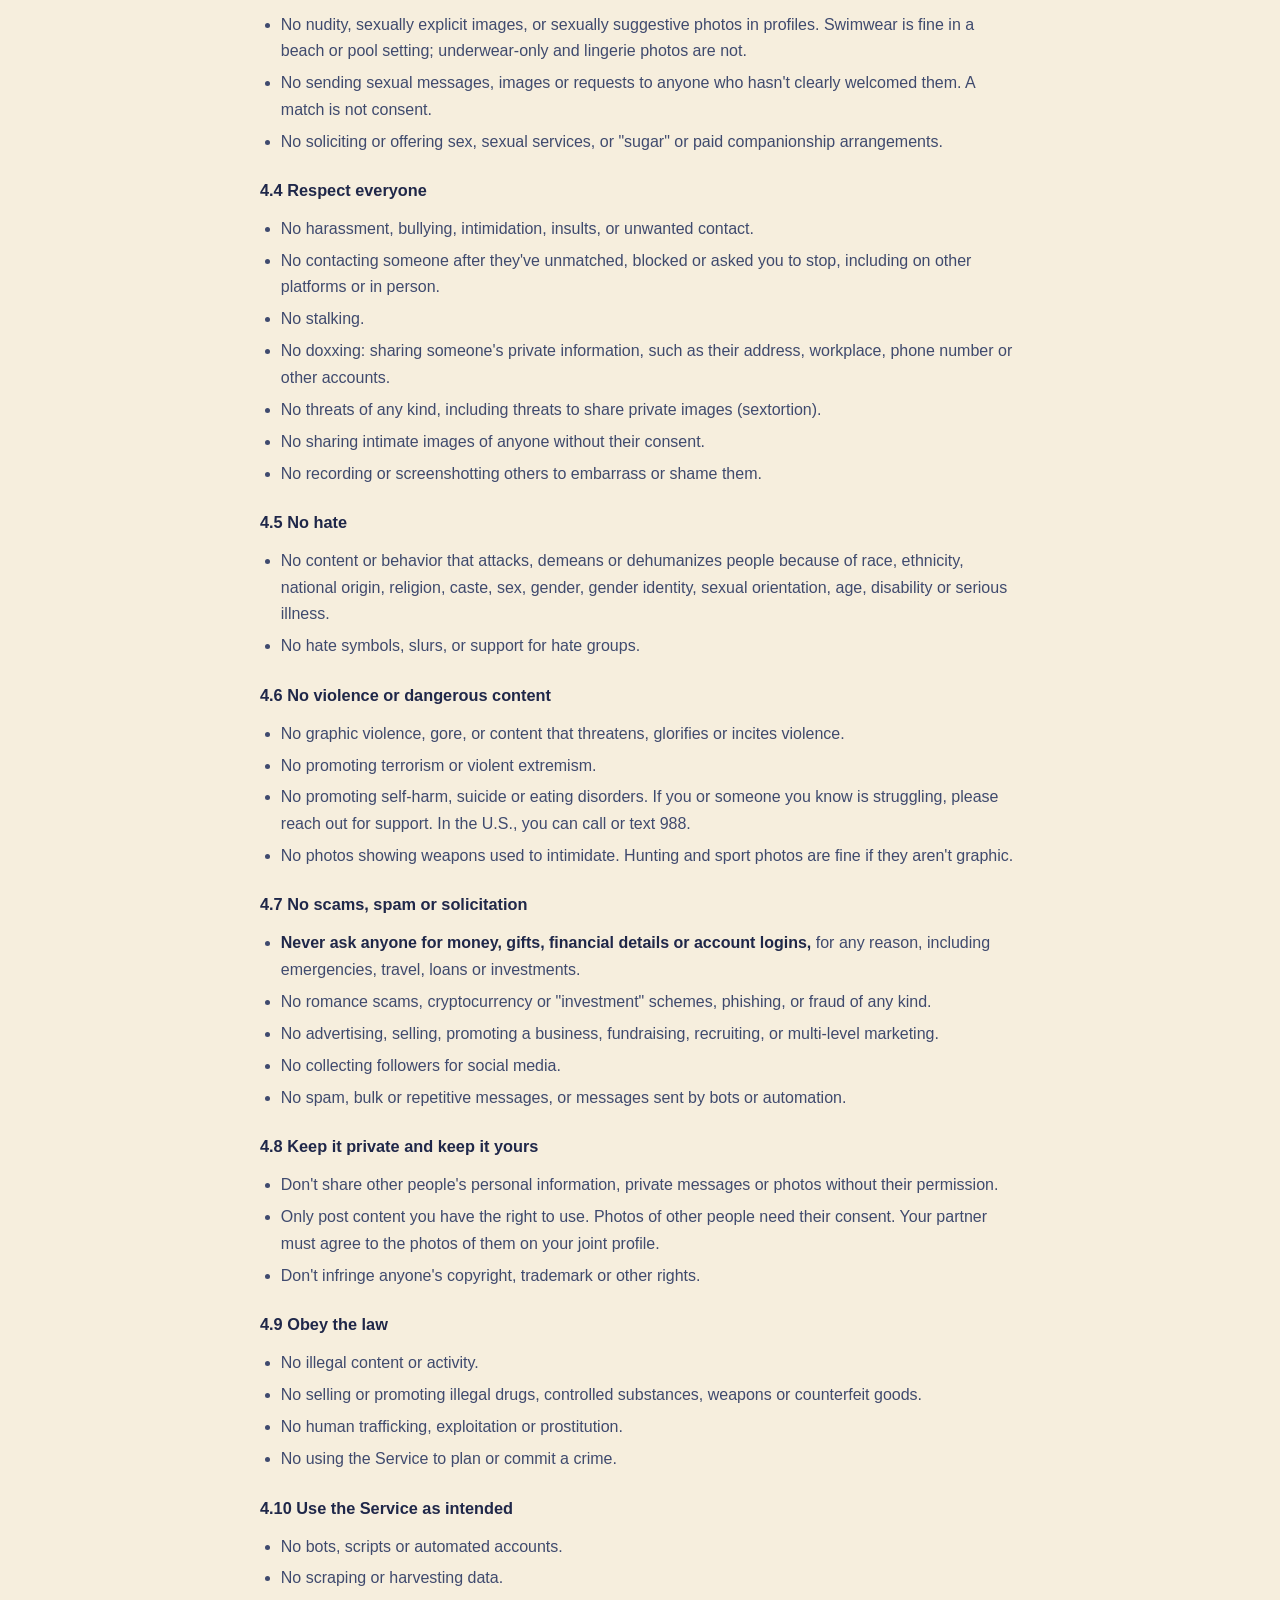
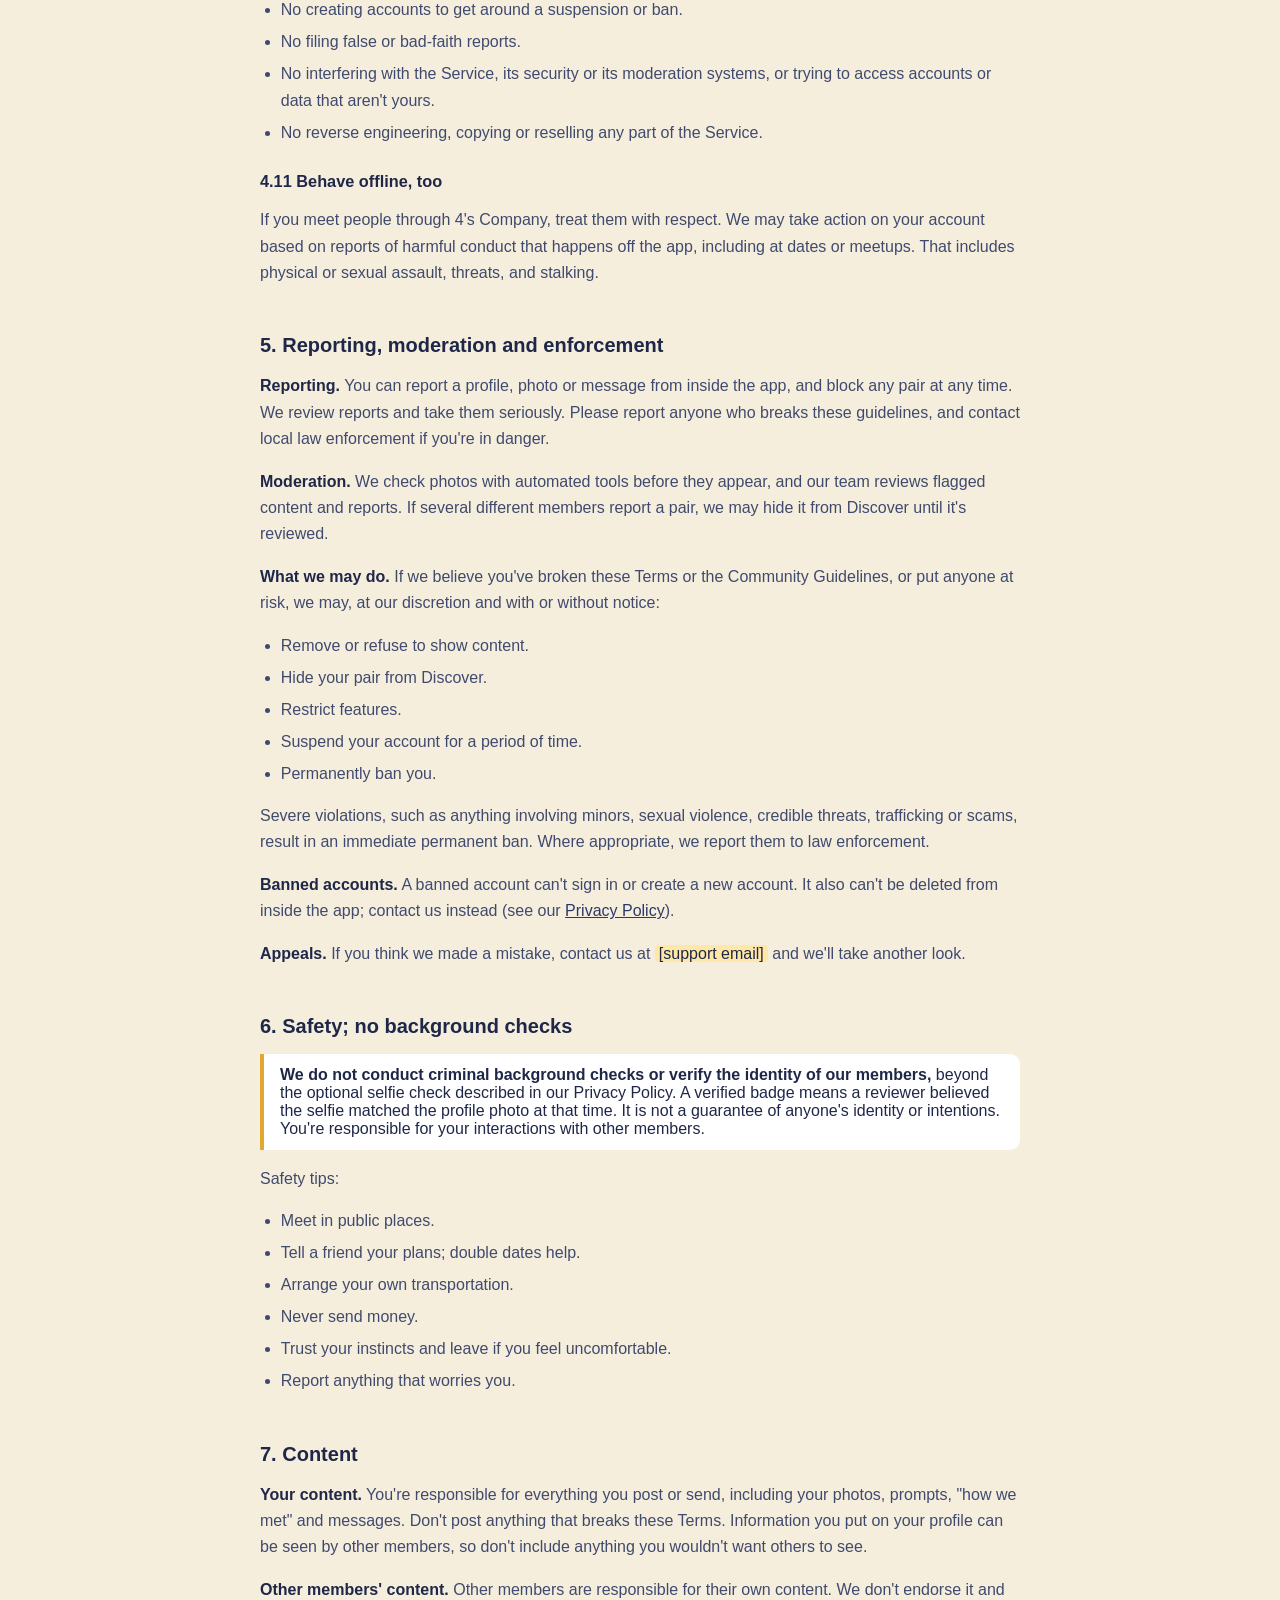
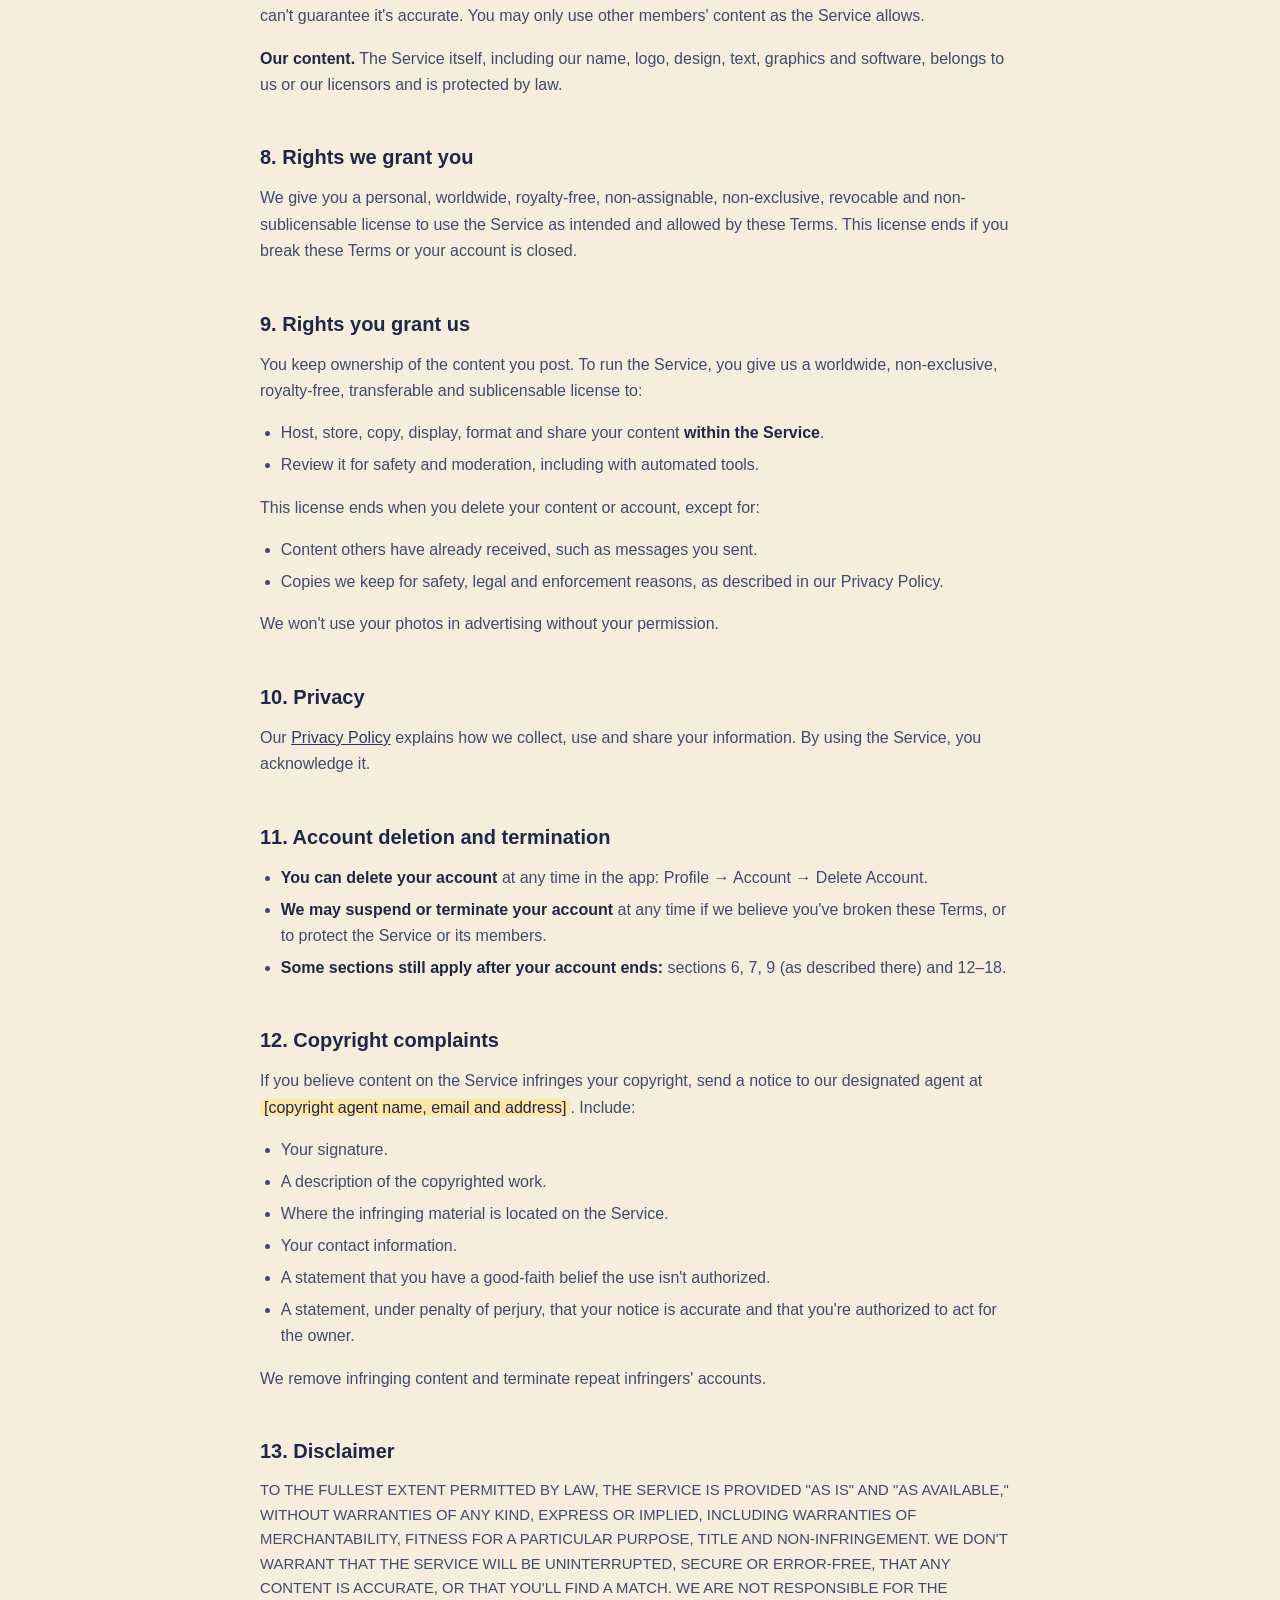
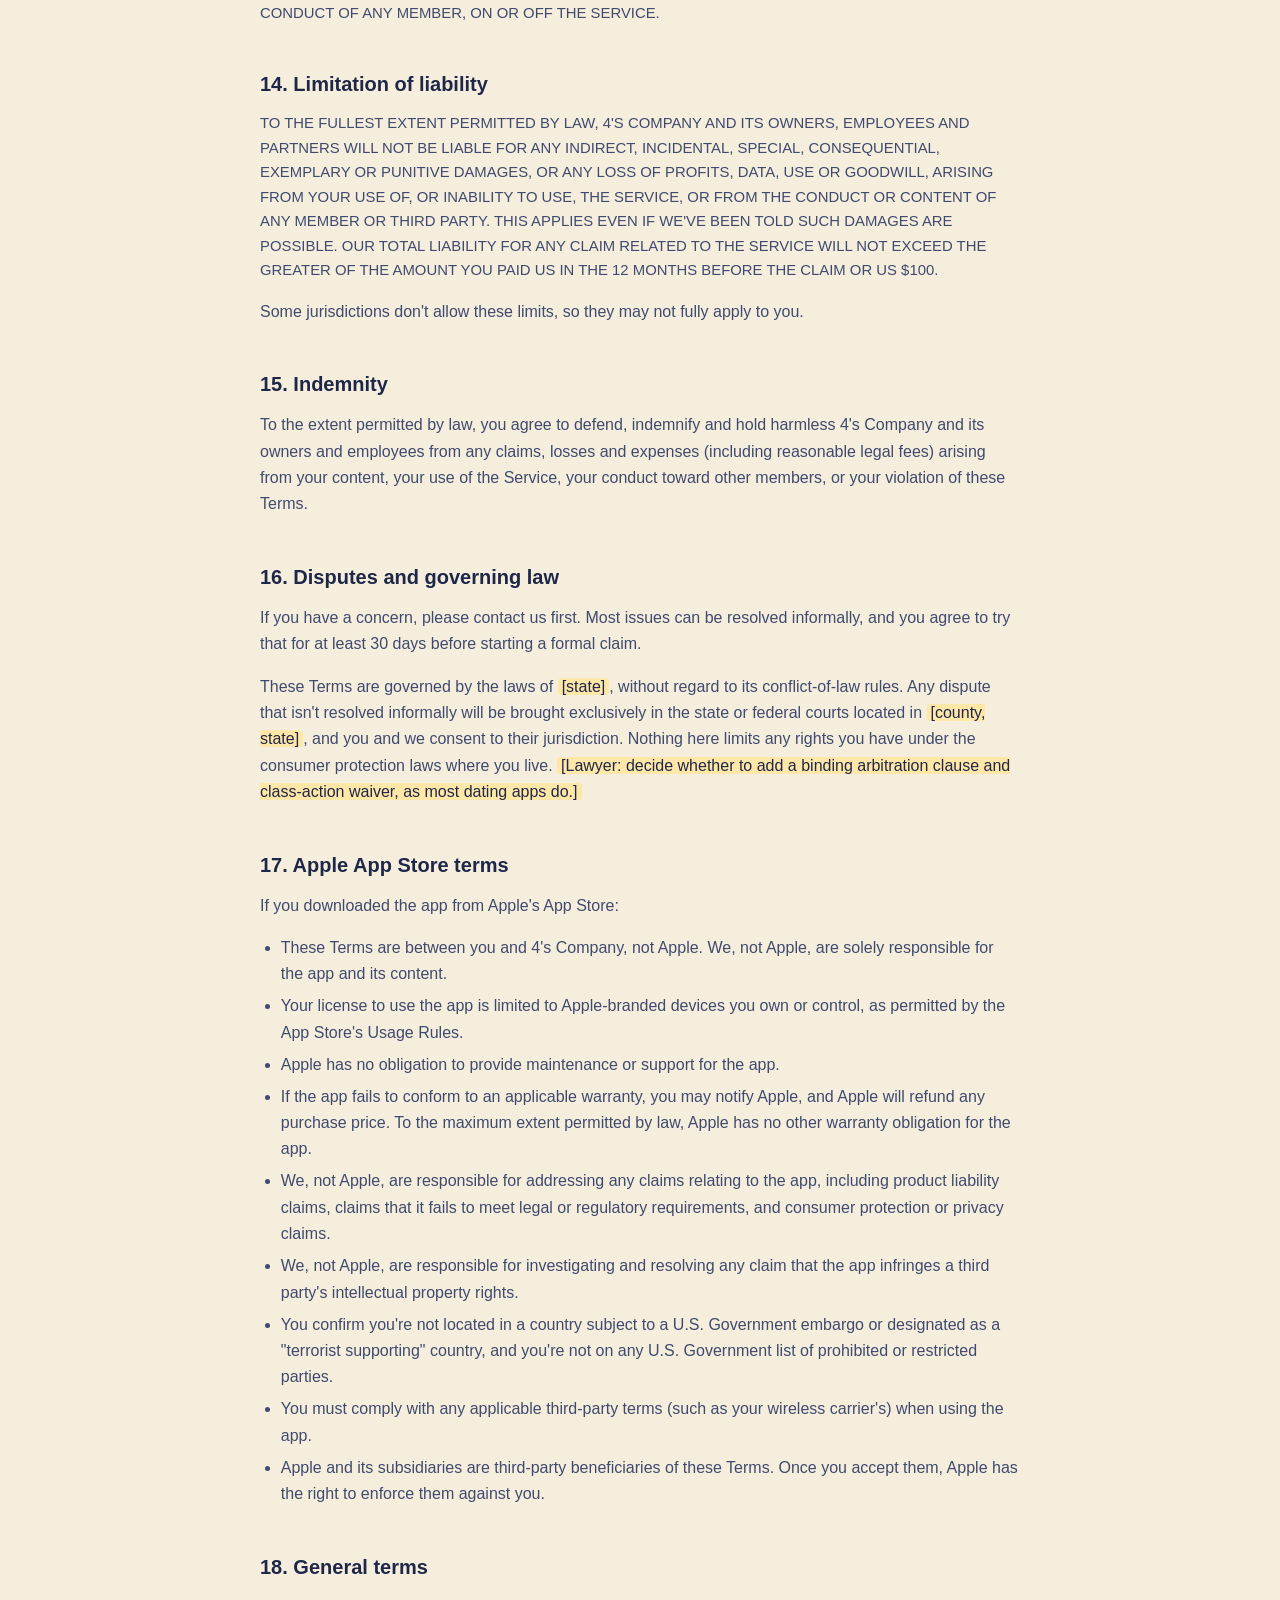
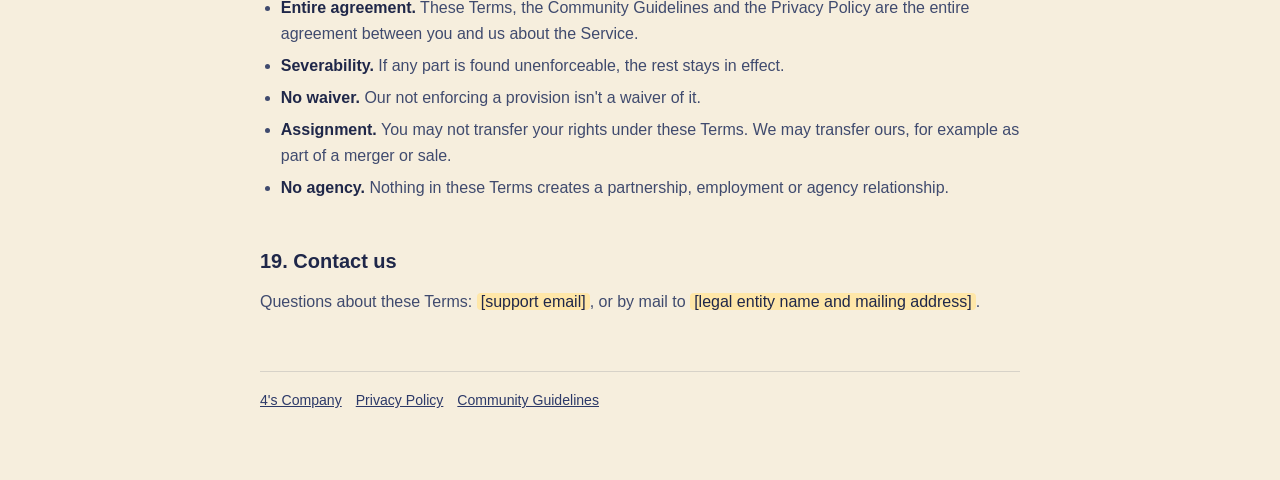
<file: terms.html>
<!doctype html>
<html lang="en">
<head>
<meta charset="utf-8">
<meta name="viewport" content="width=device-width, initial-scale=1">
<title>Terms of Service · 4's Company</title>
<meta name="description" content="The terms for using 4's Company, including our Community Guidelines.">
<link rel="stylesheet" href="style.css">
</head>
<body>
<main class="wrap">
<a class="brand" href="./">4's Company<span>✦</span></a>

<div class="banner"><strong>Draft for legal review.</strong> Highlighted items must be filled in, and a lawyer should review these terms (especially sections 13–16) before real users join.</div>

<h1>Terms of Service</h1>
<p class="meta">Last updated: October 4, 2026</p>

<section class="summary">
<h2>The short version</h2>
<ul>
  <li><strong>You must be 18 or older</strong> and join with a real friend who agrees to be your partner.</li>
  <li><strong>Be real, be kind, and be safe.</strong> Our <a href="#community-guidelines">Community Guidelines</a> explain what isn't allowed. We have zero tolerance for objectionable content and abusive behavior.</li>
  <li><strong>We review reports</strong> and may remove content or suspend or ban accounts that break these rules.</li>
  <li><strong>We don't run background checks.</strong> Use good judgment when meeting people, and read our <a href="#safety">safety tips</a>.</li>
  <li><strong>You own what you post.</strong> You give us permission to show it in the app.</li>
</ul>
</section>

<nav class="toc" aria-label="Contents">
<h2>Contents</h2>
<ol>
  <li><a href="#introduction">Introduction</a></li>
  <li><a href="#eligibility">Eligibility and your account</a></li>
  <li><a href="#pairs">Pairs and joint profiles</a></li>
  <li><a href="#community-guidelines">Community Guidelines</a></li>
  <li><a href="#enforcement">Reporting, moderation and enforcement</a></li>
  <li><a href="#safety">Safety; no background checks</a></li>
  <li><a href="#content">Content</a></li>
  <li><a href="#rights-granted">Rights we grant you</a></li>
  <li><a href="#rights-you-grant">Rights you grant us</a></li>
  <li><a href="#privacy">Privacy</a></li>
  <li><a href="#termination">Account deletion and termination</a></li>
  <li><a href="#copyright">Copyright complaints</a></li>
  <li><a href="#disclaimer">Disclaimer</a></li>
  <li><a href="#liability">Limitation of liability</a></li>
  <li><a href="#indemnity">Indemnity</a></li>
  <li><a href="#disputes">Disputes and governing law</a></li>
  <li><a href="#apple">Apple App Store terms</a></li>
  <li><a href="#general">General terms</a></li>
  <li><a href="#contact">Contact us</a></li>
</ol>
</nav>

<h2 id="introduction">1. Introduction</h2>
<p>Welcome to 4's Company, a double-dating app where pairs of friends meet other pairs. These Terms of Service (the "<strong>Terms</strong>") are an agreement between you and <span class="todo">[legal entity name]</span> ("<strong>4's Company</strong>," "<strong>we</strong>," "<strong>us</strong>"). They cover your use of our app, websites and related services (the "<strong>Service</strong>").</p>
<p>By creating an account or using the Service, you agree to these Terms, our <a href="#community-guidelines">Community Guidelines</a> (section 4) and our <a href="privacy">Privacy Policy</a>. If you don't agree, don't use the Service. We may update these Terms; if the changes are material, we'll notify you in the app or by email before they take effect. Continuing to use the Service after that means you accept the updated Terms.</p>

<h2 id="eligibility">2. Eligibility and your account</h2>
<p>To use the Service, you must:</p>
<ul>
  <li>Be at least <strong>18 years old</strong>.</li>
  <li>Be legally able to enter into this agreement.</li>
  <li>Not be prohibited from using the Service under applicable law.</li>
  <li>Not have been convicted of, or required to register as a sex offender for, any sexual crime or crime involving violence.</li>
  <li>Not have had a 4's Company account removed or banned by us, unless we give you written permission to come back.</li>
</ul>
<p>You're responsible for:</p>
<ul>
  <li>Giving accurate information.</li>
  <li>Keeping your login secure.</li>
  <li>Everything that happens on your account.</li>
</ul>
<p>Each person may have only one account. Don't share your account or let anyone else use it. Tell us right away if you think someone else has access.</p>

<h2 id="pairs">3. Pairs and joint profiles</h2>
<ul>
  <li><strong>Pair only with someone who agrees.</strong> You may only invite or join a partner who is a real person, meets these eligibility rules, and has agreed to be your partner.</li>
  <li><strong>You share responsibility for your joint profile.</strong> You and your partner both edit it. Each of you is responsible for the content you add, and both of you must follow these Terms. If one partner breaks the rules, we may take action on the pair's profile as well as on that person's account.</li>
  <li><strong>Leaving a pair deletes it for both of you.</strong> Either partner can leave at any time. That deletes your shared profile, matches and conversations for both of you.</li>
  <li><strong>A complete profile is required.</strong> Some features unlock only once both partners and the pair profile are complete. They may lock again if that stops being true.</li>
</ul>

<h2 id="community-guidelines">4. Community Guidelines</h2>
<p>4's Company is built for friends to meet friends. These guidelines apply to everything you do on the Service: your profile, photos, prompts, messages and reports. They also apply to how you treat people you meet through the Service, including offline. <strong>We have zero tolerance for objectionable content and abusive behavior.</strong> Breaking these guidelines can get your content removed and your account suspended or permanently banned.</p>

<h3>4.1 Be real</h3>
<ul>
  <li>Use your real first name, real age, and recent photos that clearly show you.</li>
  <li>No fake profiles, impersonation (of real people, celebrities, brands or 4's Company), "catfishing," or misrepresenting your identity, age or relationship status, even as a joke.</li>
  <li>No pairing with a made-up person, or with someone who hasn't agreed to be your partner. No using a pair to hide who you are.</li>
  <li>One account per person. No creating accounts for someone else, buying or selling accounts, or sharing an account.</li>
</ul>

<h3>4.2 Adults only</h3>
<ul>
  <li>You must be 18 or older. No content that depicts, promotes or sexualizes minors in any way. This includes photos of children on their own or without clothing.</li>
  <li>We have absolute zero tolerance for child sexual exploitation. We remove it immediately, ban the accounts involved, and report it to the National Center for Missing &amp; Exploited Children (NCMEC) and law enforcement.</li>
</ul>

<h3>4.3 No nudity or sexual content</h3>
<ul>
  <li>No nudity, sexually explicit images, or sexually suggestive photos in profiles. Swimwear is fine in a beach or pool setting; underwear-only and lingerie photos are not.</li>
  <li>No sending sexual messages, images or requests to anyone who hasn't clearly welcomed them. A match is not consent.</li>
  <li>No soliciting or offering sex, sexual services, or "sugar" or paid companionship arrangements.</li>
</ul>

<h3>4.4 Respect everyone</h3>
<ul>
  <li>No harassment, bullying, intimidation, insults, or unwanted contact.</li>
  <li>No contacting someone after they've unmatched, blocked or asked you to stop, including on other platforms or in person.</li>
  <li>No stalking.</li>
  <li>No doxxing: sharing someone's private information, such as their address, workplace, phone number or other accounts.</li>
  <li>No threats of any kind, including threats to share private images (sextortion).</li>
  <li>No sharing intimate images of anyone without their consent.</li>
  <li>No recording or screenshotting others to embarrass or shame them.</li>
</ul>

<h3>4.5 No hate</h3>
<ul>
  <li>No content or behavior that attacks, demeans or dehumanizes people because of race, ethnicity, national origin, religion, caste, sex, gender, gender identity, sexual orientation, age, disability or serious illness.</li>
  <li>No hate symbols, slurs, or support for hate groups.</li>
</ul>

<h3>4.6 No violence or dangerous content</h3>
<ul>
  <li>No graphic violence, gore, or content that threatens, glorifies or incites violence.</li>
  <li>No promoting terrorism or violent extremism.</li>
  <li>No promoting self-harm, suicide or eating disorders. If you or someone you know is struggling, please reach out for support. In the U.S., you can call or text 988.</li>
  <li>No photos showing weapons used to intimidate. Hunting and sport photos are fine if they aren't graphic.</li>
</ul>

<h3>4.7 No scams, spam or solicitation</h3>
<ul>
  <li><strong>Never ask anyone for money, gifts, financial details or account logins,</strong> for any reason, including emergencies, travel, loans or investments.</li>
  <li>No romance scams, cryptocurrency or "investment" schemes, phishing, or fraud of any kind.</li>
  <li>No advertising, selling, promoting a business, fundraising, recruiting, or multi-level marketing.</li>
  <li>No collecting followers for social media.</li>
  <li>No spam, bulk or repetitive messages, or messages sent by bots or automation.</li>
</ul>

<h3>4.8 Keep it private and keep it yours</h3>
<ul>
  <li>Don't share other people's personal information, private messages or photos without their permission.</li>
  <li>Only post content you have the right to use. Photos of other people need their consent. Your partner must agree to the photos of them on your joint profile.</li>
  <li>Don't infringe anyone's copyright, trademark or other rights.</li>
</ul>

<h3>4.9 Obey the law</h3>
<ul>
  <li>No illegal content or activity.</li>
  <li>No selling or promoting illegal drugs, controlled substances, weapons or counterfeit goods.</li>
  <li>No human trafficking, exploitation or prostitution.</li>
  <li>No using the Service to plan or commit a crime.</li>
</ul>

<h3>4.10 Use the Service as intended</h3>
<ul>
  <li>No bots, scripts or automated accounts.</li>
  <li>No scraping or harvesting data.</li>
  <li>No creating accounts to get around a suspension or ban.</li>
  <li>No filing false or bad-faith reports.</li>
  <li>No interfering with the Service, its security or its moderation systems, or trying to access accounts or data that aren't yours.</li>
  <li>No reverse engineering, copying or reselling any part of the Service.</li>
</ul>

<h3>4.11 Behave offline, too</h3>
<p>If you meet people through 4's Company, treat them with respect. We may take action on your account based on reports of harmful conduct that happens off the app, including at dates or meetups. That includes physical or sexual assault, threats, and stalking.</p>

<h2 id="enforcement">5. Reporting, moderation and enforcement</h2>
<p><strong>Reporting.</strong> You can report a profile, photo or message from inside the app, and block any pair at any time. We review reports and take them seriously. Please report anyone who breaks these guidelines, and contact local law enforcement if you're in danger.</p>
<p><strong>Moderation.</strong> We check photos with automated tools before they appear, and our team reviews flagged content and reports. If several different members report a pair, we may hide it from Discover until it's reviewed.</p>
<p><strong>What we may do.</strong> If we believe you've broken these Terms or the Community Guidelines, or put anyone at risk, we may, at our discretion and with or without notice:</p>
<ul>
  <li>Remove or refuse to show content.</li>
  <li>Hide your pair from Discover.</li>
  <li>Restrict features.</li>
  <li>Suspend your account for a period of time.</li>
  <li>Permanently ban you.</li>
</ul>
<p>Severe violations, such as anything involving minors, sexual violence, credible threats, trafficking or scams, result in an immediate permanent ban. Where appropriate, we report them to law enforcement.</p>
<p><strong>Banned accounts.</strong> A banned account can't sign in or create a new account. It also can't be deleted from inside the app; contact us instead (see our <a href="privacy#your-rights">Privacy Policy</a>).</p>
<p><strong>Appeals.</strong> If you think we made a mistake, contact us at <span class="todo">[support email]</span> and we'll take another look.</p>

<h2 id="safety">6. Safety; no background checks</h2>
<div class="callout"><strong>We do not conduct criminal background checks or verify the identity of our members,</strong> beyond the optional selfie check described in our Privacy Policy. A verified badge means a reviewer believed the selfie matched the profile photo at that time. It is not a guarantee of anyone's identity or intentions. You're responsible for your interactions with other members.</div>
<p>Safety tips:</p>
<ul>
  <li>Meet in public places.</li>
  <li>Tell a friend your plans; double dates help.</li>
  <li>Arrange your own transportation.</li>
  <li>Never send money.</li>
  <li>Trust your instincts and leave if you feel uncomfortable.</li>
  <li>Report anything that worries you.</li>
</ul>

<h2 id="content">7. Content</h2>
<p><strong>Your content.</strong> You're responsible for everything you post or send, including your photos, prompts, "how we met" and messages. Don't post anything that breaks these Terms. Information you put on your profile can be seen by other members, so don't include anything you wouldn't want others to see.</p>
<p><strong>Other members' content.</strong> Other members are responsible for their own content. We don't endorse it and can't guarantee it's accurate. You may only use other members' content as the Service allows.</p>
<p><strong>Our content.</strong> The Service itself, including our name, logo, design, text, graphics and software, belongs to us or our licensors and is protected by law.</p>

<h2 id="rights-granted">8. Rights we grant you</h2>
<p>We give you a personal, worldwide, royalty-free, non-assignable, non-exclusive, revocable and non-sublicensable license to use the Service as intended and allowed by these Terms. This license ends if you break these Terms or your account is closed.</p>

<h2 id="rights-you-grant">9. Rights you grant us</h2>
<p>You keep ownership of the content you post. To run the Service, you give us a worldwide, non-exclusive, royalty-free, transferable and sublicensable license to:</p>
<ul>
  <li>Host, store, copy, display, format and share your content <strong>within the Service</strong>.</li>
  <li>Review it for safety and moderation, including with automated tools.</li>
</ul>
<p>This license ends when you delete your content or account, except for:</p>
<ul>
  <li>Content others have already received, such as messages you sent.</li>
  <li>Copies we keep for safety, legal and enforcement reasons, as described in our Privacy Policy.</li>
</ul>
<p>We won't use your photos in advertising without your permission.</p>

<h2 id="privacy">10. Privacy</h2>
<p>Our <a href="privacy">Privacy Policy</a> explains how we collect, use and share your information. By using the Service, you acknowledge it.</p>

<h2 id="termination">11. Account deletion and termination</h2>
<ul>
  <li><strong>You can delete your account</strong> at any time in the app: Profile → Account → Delete Account.</li>
  <li><strong>We may suspend or terminate your account</strong> at any time if we believe you've broken these Terms, or to protect the Service or its members.</li>
  <li><strong>Some sections still apply after your account ends:</strong> sections 6, 7, 9 (as described there) and 12–18.</li>
</ul>

<h2 id="copyright">12. Copyright complaints</h2>
<p>If you believe content on the Service infringes your copyright, send a notice to our designated agent at <span class="todo">[copyright agent name, email and address]</span>. Include:</p>
<ul>
  <li>Your signature.</li>
  <li>A description of the copyrighted work.</li>
  <li>Where the infringing material is located on the Service.</li>
  <li>Your contact information.</li>
  <li>A statement that you have a good-faith belief the use isn't authorized.</li>
  <li>A statement, under penalty of perjury, that your notice is accurate and that you're authorized to act for the owner.</li>
</ul>
<p>We remove infringing content and terminate repeat infringers' accounts.</p>

<h2 id="disclaimer">13. Disclaimer</h2>
<p class="caps">To the fullest extent permitted by law, the Service is provided "as is" and "as available," without warranties of any kind, express or implied, including warranties of merchantability, fitness for a particular purpose, title and non-infringement. We don't warrant that the Service will be uninterrupted, secure or error-free, that any content is accurate, or that you'll find a match. We are not responsible for the conduct of any member, on or off the Service.</p>

<h2 id="liability">14. Limitation of liability</h2>
<p class="caps">To the fullest extent permitted by law, 4's Company and its owners, employees and partners will not be liable for any indirect, incidental, special, consequential, exemplary or punitive damages, or any loss of profits, data, use or goodwill, arising from your use of, or inability to use, the Service, or from the conduct or content of any member or third party. This applies even if we've been told such damages are possible. Our total liability for any claim related to the Service will not exceed the greater of the amount you paid us in the 12 months before the claim or US $100.</p>
<p>Some jurisdictions don't allow these limits, so they may not fully apply to you.</p>

<h2 id="indemnity">15. Indemnity</h2>
<p>To the extent permitted by law, you agree to defend, indemnify and hold harmless 4's Company and its owners and employees from any claims, losses and expenses (including reasonable legal fees) arising from your content, your use of the Service, your conduct toward other members, or your violation of these Terms.</p>

<h2 id="disputes">16. Disputes and governing law</h2>
<p>If you have a concern, please contact us first. Most issues can be resolved informally, and you agree to try that for at least 30 days before starting a formal claim.</p>
<p>These Terms are governed by the laws of <span class="todo">[state]</span>, without regard to its conflict-of-law rules. Any dispute that isn't resolved informally will be brought exclusively in the state or federal courts located in <span class="todo">[county, state]</span>, and you and we consent to their jurisdiction. Nothing here limits any rights you have under the consumer protection laws where you live. <span class="todo">[Lawyer: decide whether to add a binding arbitration clause and class-action waiver, as most dating apps do.]</span></p>

<h2 id="apple">17. Apple App Store terms</h2>
<p>If you downloaded the app from Apple's App Store:</p>
<ul>
  <li>These Terms are between you and 4's Company, not Apple. We, not Apple, are solely responsible for the app and its content.</li>
  <li>Your license to use the app is limited to Apple-branded devices you own or control, as permitted by the App Store's Usage Rules.</li>
  <li>Apple has no obligation to provide maintenance or support for the app.</li>
  <li>If the app fails to conform to an applicable warranty, you may notify Apple, and Apple will refund any purchase price. To the maximum extent permitted by law, Apple has no other warranty obligation for the app.</li>
  <li>We, not Apple, are responsible for addressing any claims relating to the app, including product liability claims, claims that it fails to meet legal or regulatory requirements, and consumer protection or privacy claims.</li>
  <li>We, not Apple, are responsible for investigating and resolving any claim that the app infringes a third party's intellectual property rights.</li>
  <li>You confirm you're not located in a country subject to a U.S. Government embargo or designated as a "terrorist supporting" country, and you're not on any U.S. Government list of prohibited or restricted parties.</li>
  <li>You must comply with any applicable third-party terms (such as your wireless carrier's) when using the app.</li>
  <li>Apple and its subsidiaries are third-party beneficiaries of these Terms. Once you accept them, Apple has the right to enforce them against you.</li>
</ul>

<h2 id="general">18. General terms</h2>
<ul>
  <li><strong>Entire agreement.</strong> These Terms, the Community Guidelines and the Privacy Policy are the entire agreement between you and us about the Service.</li>
  <li><strong>Severability.</strong> If any part is found unenforceable, the rest stays in effect.</li>
  <li><strong>No waiver.</strong> Our not enforcing a provision isn't a waiver of it.</li>
  <li><strong>Assignment.</strong> You may not transfer your rights under these Terms. We may transfer ours, for example as part of a merger or sale.</li>
  <li><strong>No agency.</strong> Nothing in these Terms creates a partnership, employment or agency relationship.</li>
</ul>

<h2 id="contact">19. Contact us</h2>
<p>Questions about these Terms: <span class="todo">[support email]</span>, or by mail to <span class="todo">[legal entity name and mailing address]</span>.</p>

<footer>
  <a href="./">4's Company</a><a href="privacy">Privacy Policy</a><a href="#community-guidelines">Community Guidelines</a>
</footer>
</main>
</body>
</html>
</file>
<file: style.css>
:root {
  --bg: #F6EEDD; --card: #FFFFFF; --ink: #1F2749; --ink-sub: #3F4A6E; --ink-muted: #7A82A0;
  --accent: #2C3968; --gold: #E4A72E; --border: rgba(31, 39, 73, .14); --todo: #FFE7A8;
}
@media (prefers-color-scheme: dark) {
  :root:not([data-theme="light"]) {
    --bg: #161B2E; --card: #1F2540; --ink: #F0EFE9; --ink-sub: #C7CBE0; --ink-muted: #8E93B4;
    --accent: #8CA3E8; --border: rgba(240, 239, 233, .14); --todo: #5A4A17;
  }
}
:root[data-theme="dark"] {
  --bg: #161B2E; --card: #1F2540; --ink: #F0EFE9; --ink-sub: #C7CBE0; --ink-muted: #8E93B4;
  --accent: #8CA3E8; --border: rgba(240, 239, 233, .14); --todo: #5A4A17;
}
* { box-sizing: border-box; }
html { scroll-behavior: smooth; }
body {
  margin: 0; background: var(--bg); color: var(--ink);
  font-family: ui-sans-serif, -apple-system, BlinkMacSystemFont, "Segoe UI", Roboto, sans-serif;
  padding: 40px 16px 72px; -webkit-text-size-adjust: 100%;
}
.wrap { max-width: 760px; margin-inline: auto; }
.brand { display: flex; align-items: center; gap: 10px; text-decoration: none; color: var(--ink); font-weight: 700; letter-spacing: .02em; margin-bottom: 28px; }
.brand span { color: var(--gold); }
.banner { background: var(--gold); color: #231b06; border-radius: 12px; padding: 14px 18px; font-size: .92rem; line-height: 1.5; margin-bottom: 32px; }
h1 { font-size: clamp(1.8rem, 5vw, 2.4rem); margin: 0 0 6px; letter-spacing: -.01em; }
.meta { color: var(--ink-muted); font-size: .9rem; margin-bottom: 28px; }
h2 { font-size: 1.25rem; margin: 2.4em 0 .6em; scroll-margin-top: 16px; }
h3 { font-size: 1.02rem; margin: 1.6em 0 .4em; color: var(--ink); }
p, li { font-size: 1rem; line-height: 1.65; color: var(--ink-sub); }
ul, ol { padding-left: 1.3em; }
li { margin-bottom: .35em; }
strong { color: var(--ink); }
a { color: var(--accent); }
.summary { background: var(--card); border: 1px solid var(--border); border-radius: 14px; padding: 6px 20px 10px; margin: 0 0 28px; }
.summary h2 { margin-top: 16px; font-size: 1.05rem; }
nav.toc { background: var(--card); border: 1px solid var(--border); border-radius: 14px; padding: 6px 20px 12px; }
nav.toc ol { margin: .4em 0 0; }
nav.toc li { margin: .2em 0; }
.table-wrap { overflow-x: auto; margin: 1em 0 1.5em; }
table { width: 100%; border-collapse: collapse; font-size: .94rem; min-width: 520px; }
th, td { text-align: left; padding: 9px 10px; border-bottom: 1px solid var(--border); vertical-align: top; color: var(--ink-sub); line-height: 1.5; }
th { color: var(--ink); font-weight: 650; }
.todo { background: var(--todo); border-radius: 4px; padding: 0 4px; color: var(--ink); }
.callout { border-left: 4px solid var(--gold); background: var(--card); padding: 12px 16px; border-radius: 0 10px 10px 0; margin: 1em 0; }
.caps { text-transform: uppercase; font-size: .93rem; }
footer { margin-top: 56px; padding-top: 20px; border-top: 1px solid var(--border); color: var(--ink-muted); font-size: .88rem; }
footer a { margin-right: 14px; }
.links a { display: block; padding: 16px 0; font-size: 1.1rem; border-bottom: 1px solid var(--border); text-decoration: none; }

/* Phones: each table row becomes a small card, with its column name above each value. */
@media (max-width: 560px) {
  table { min-width: 0; }
  thead { display: none; }
  table, tbody, tr, td { display: block; width: 100%; }
  tr { border: 1px solid var(--border); border-radius: 10px; padding: 4px 12px; margin-bottom: 10px; background: var(--card); }
  td { border-bottom: none; padding: 6px 0; }
  td:first-child { color: var(--ink); font-weight: 650; }
  td + td::before { content: attr(data-label); display: block; font-size: .78rem; text-transform: uppercase; letter-spacing: .04em; color: var(--ink-muted); margin-bottom: 2px; }
}
</file>
